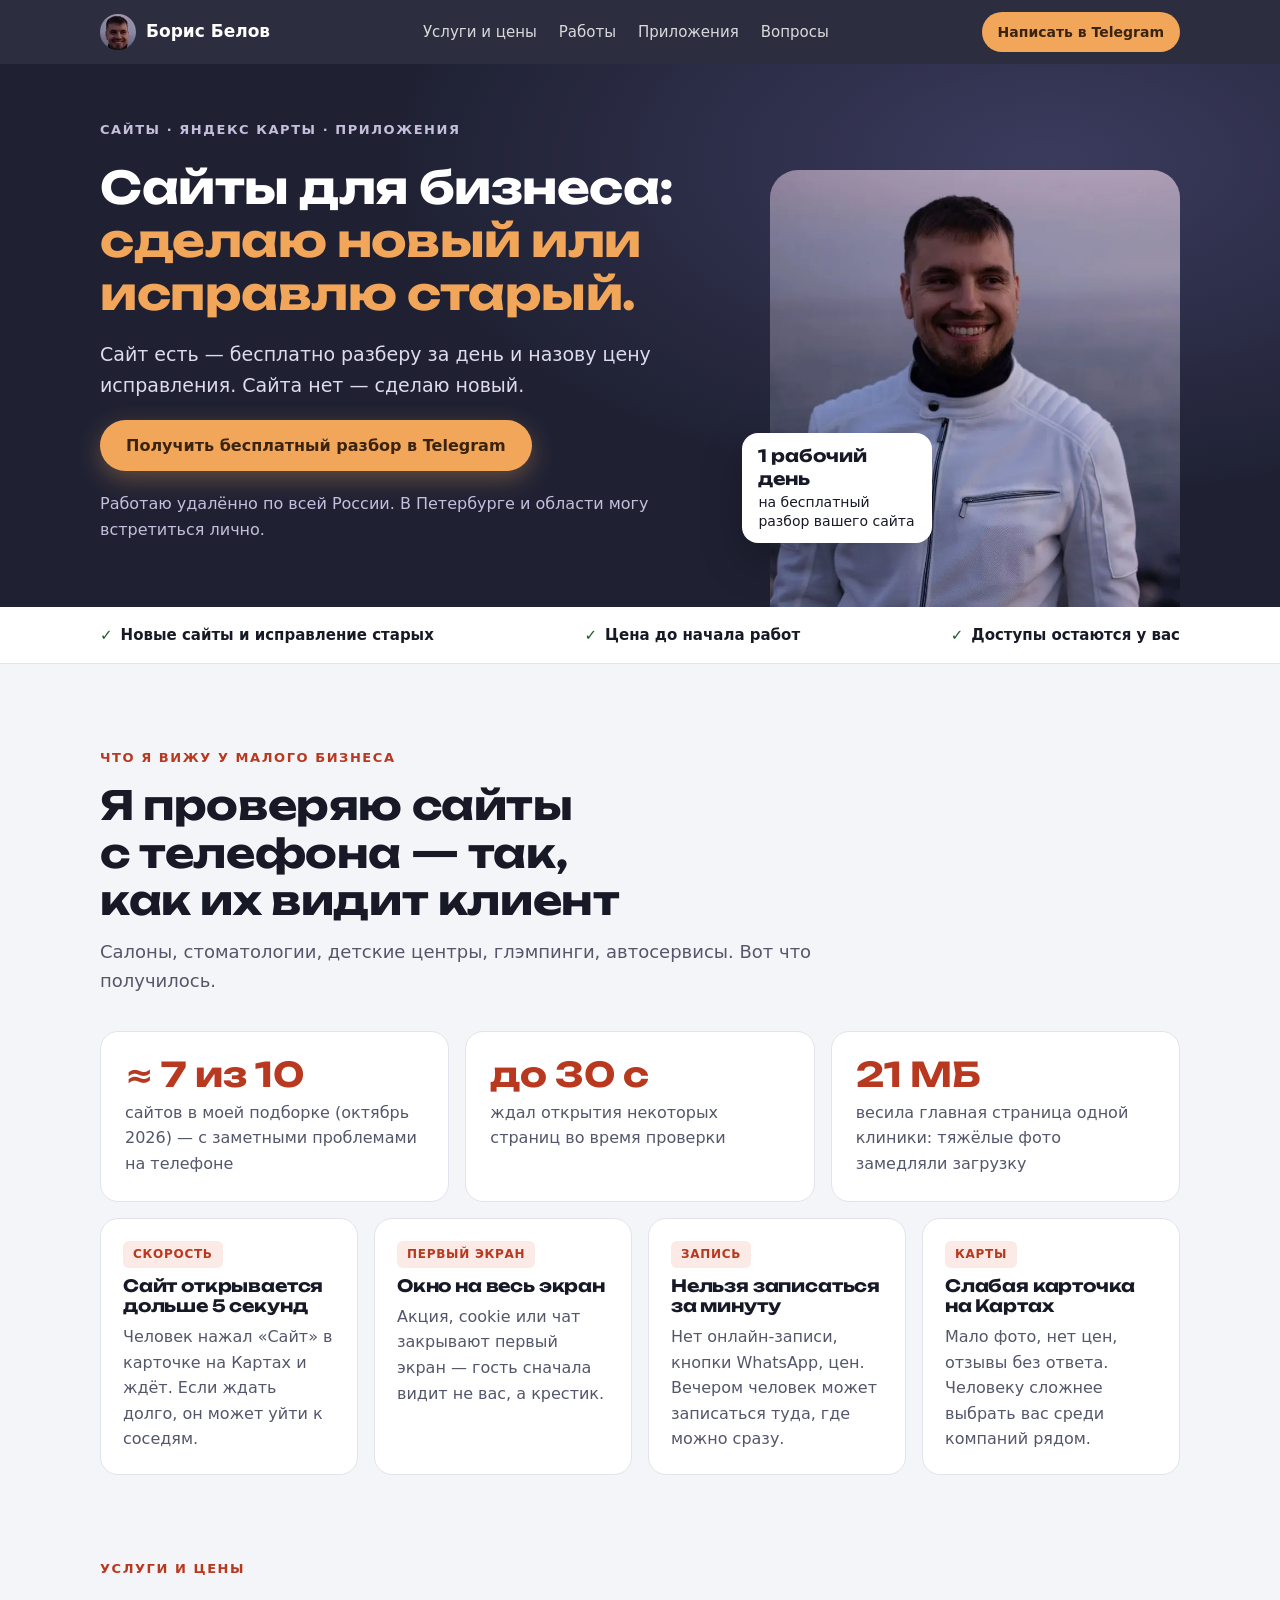
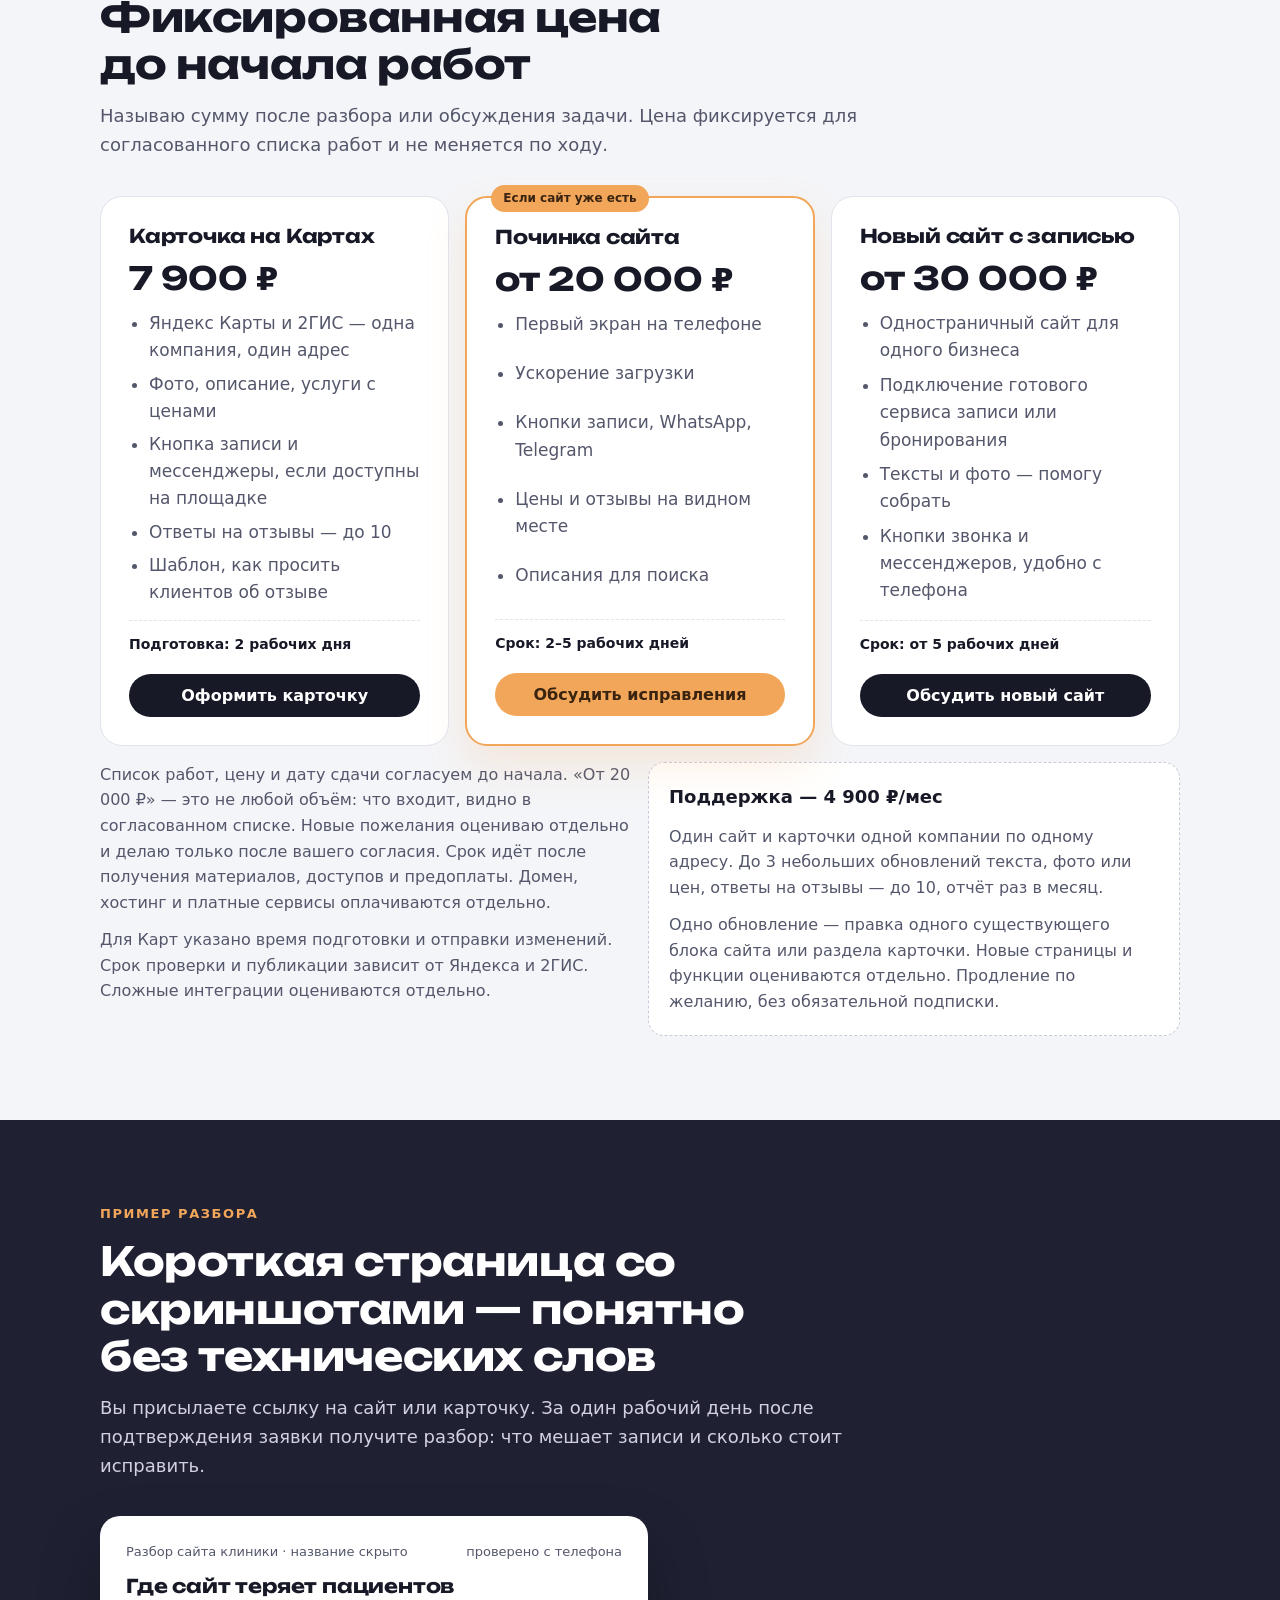
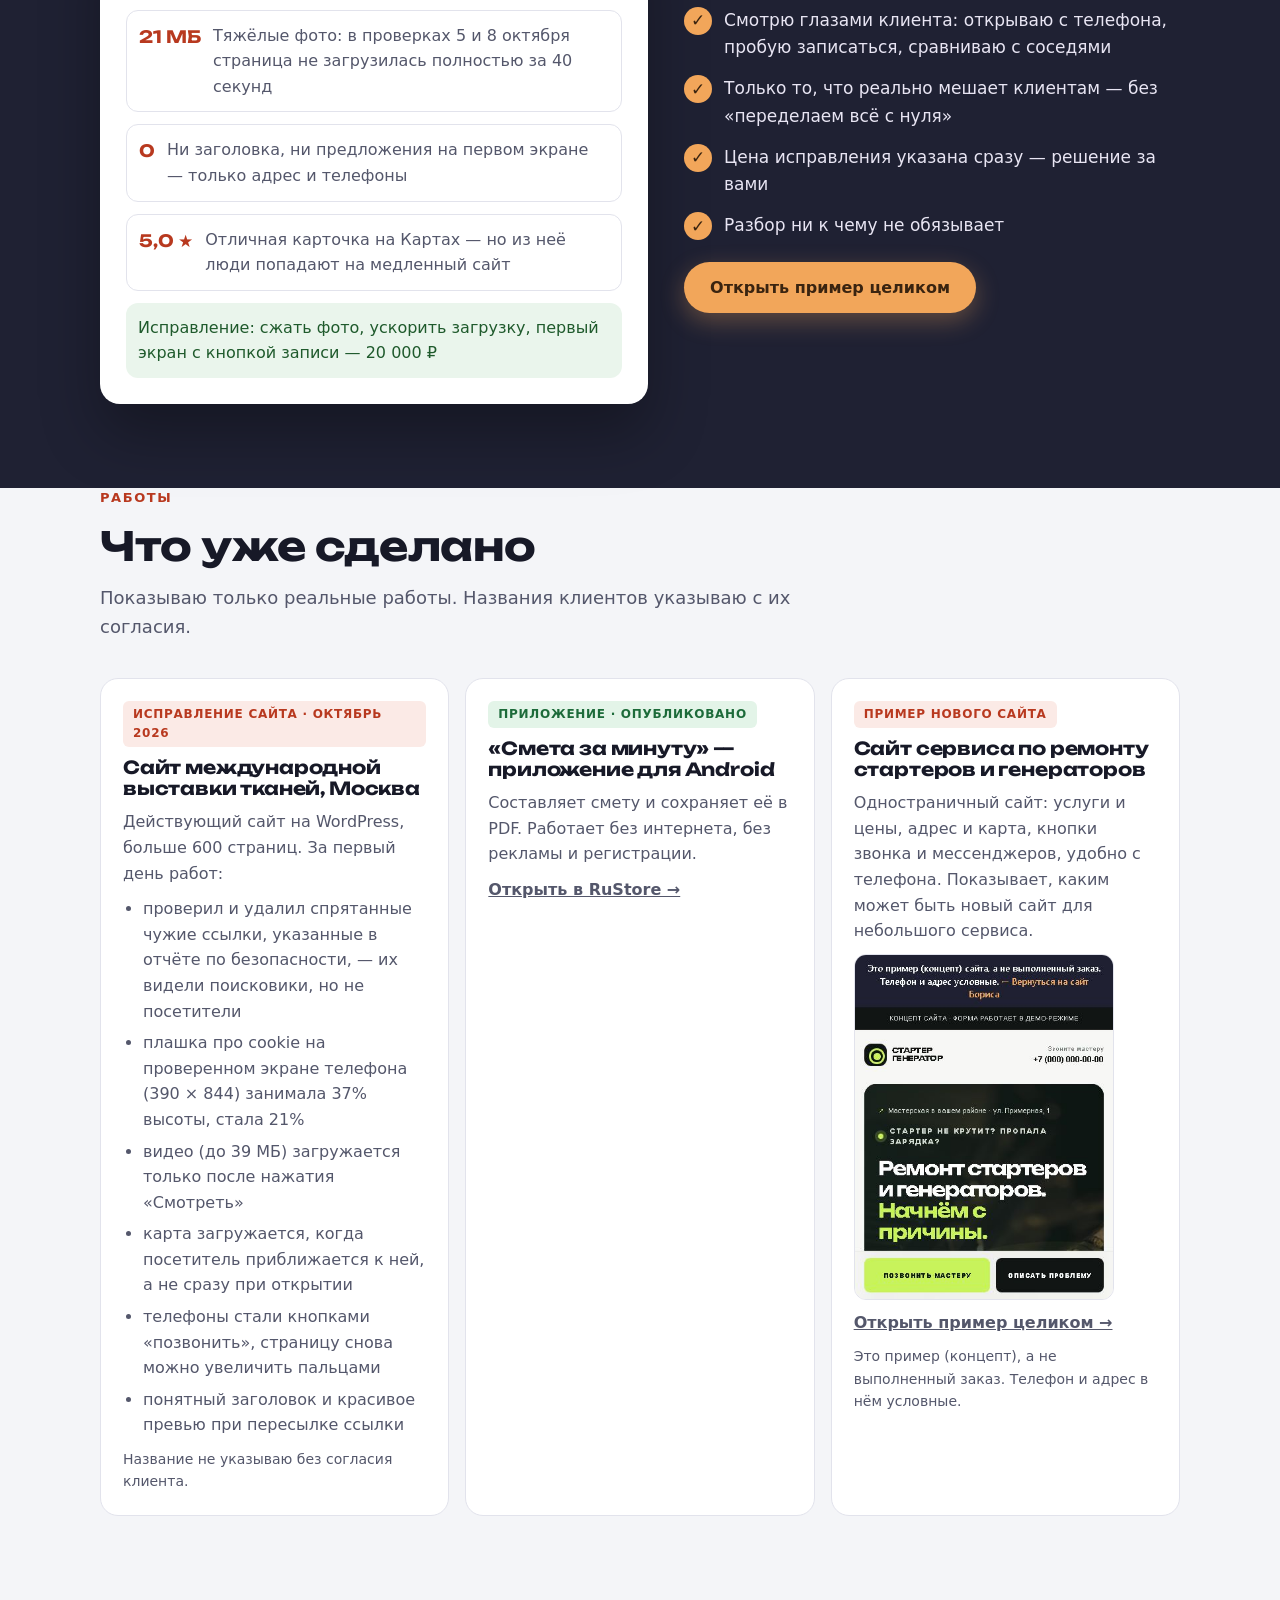
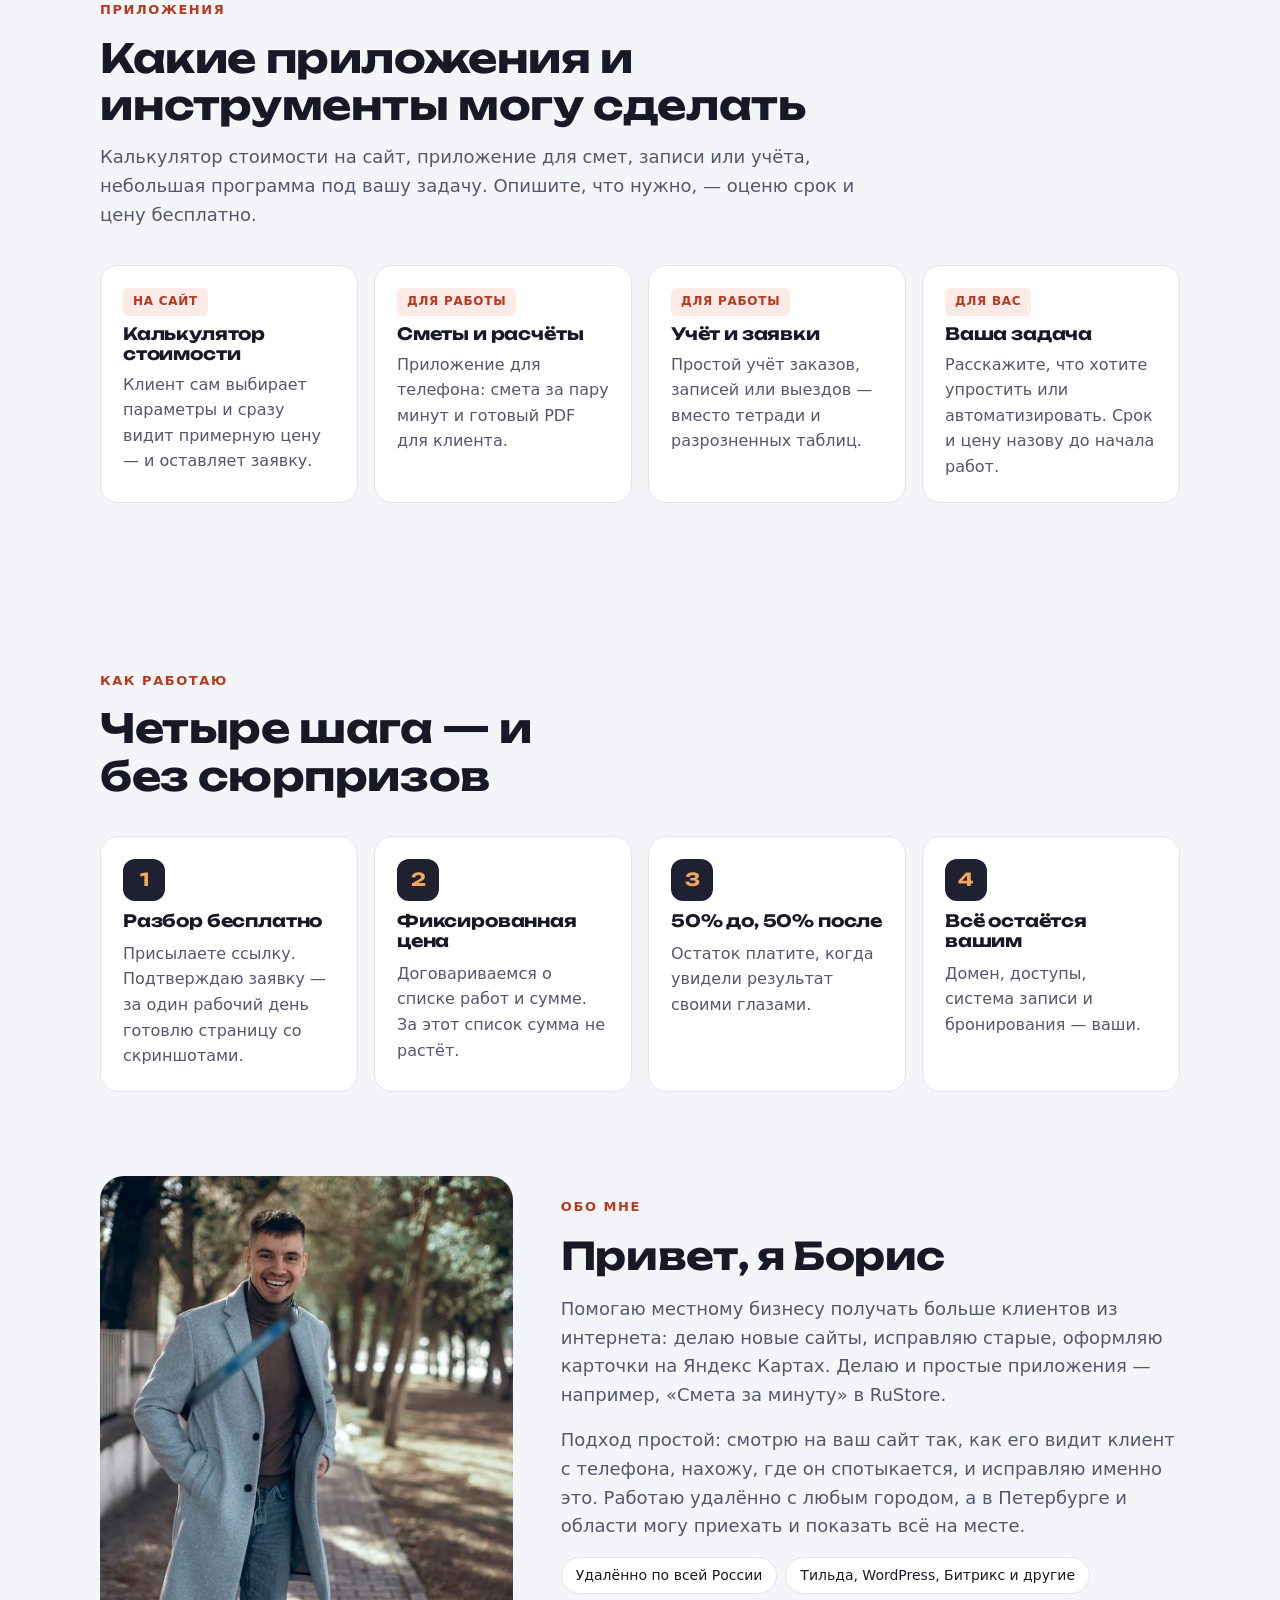
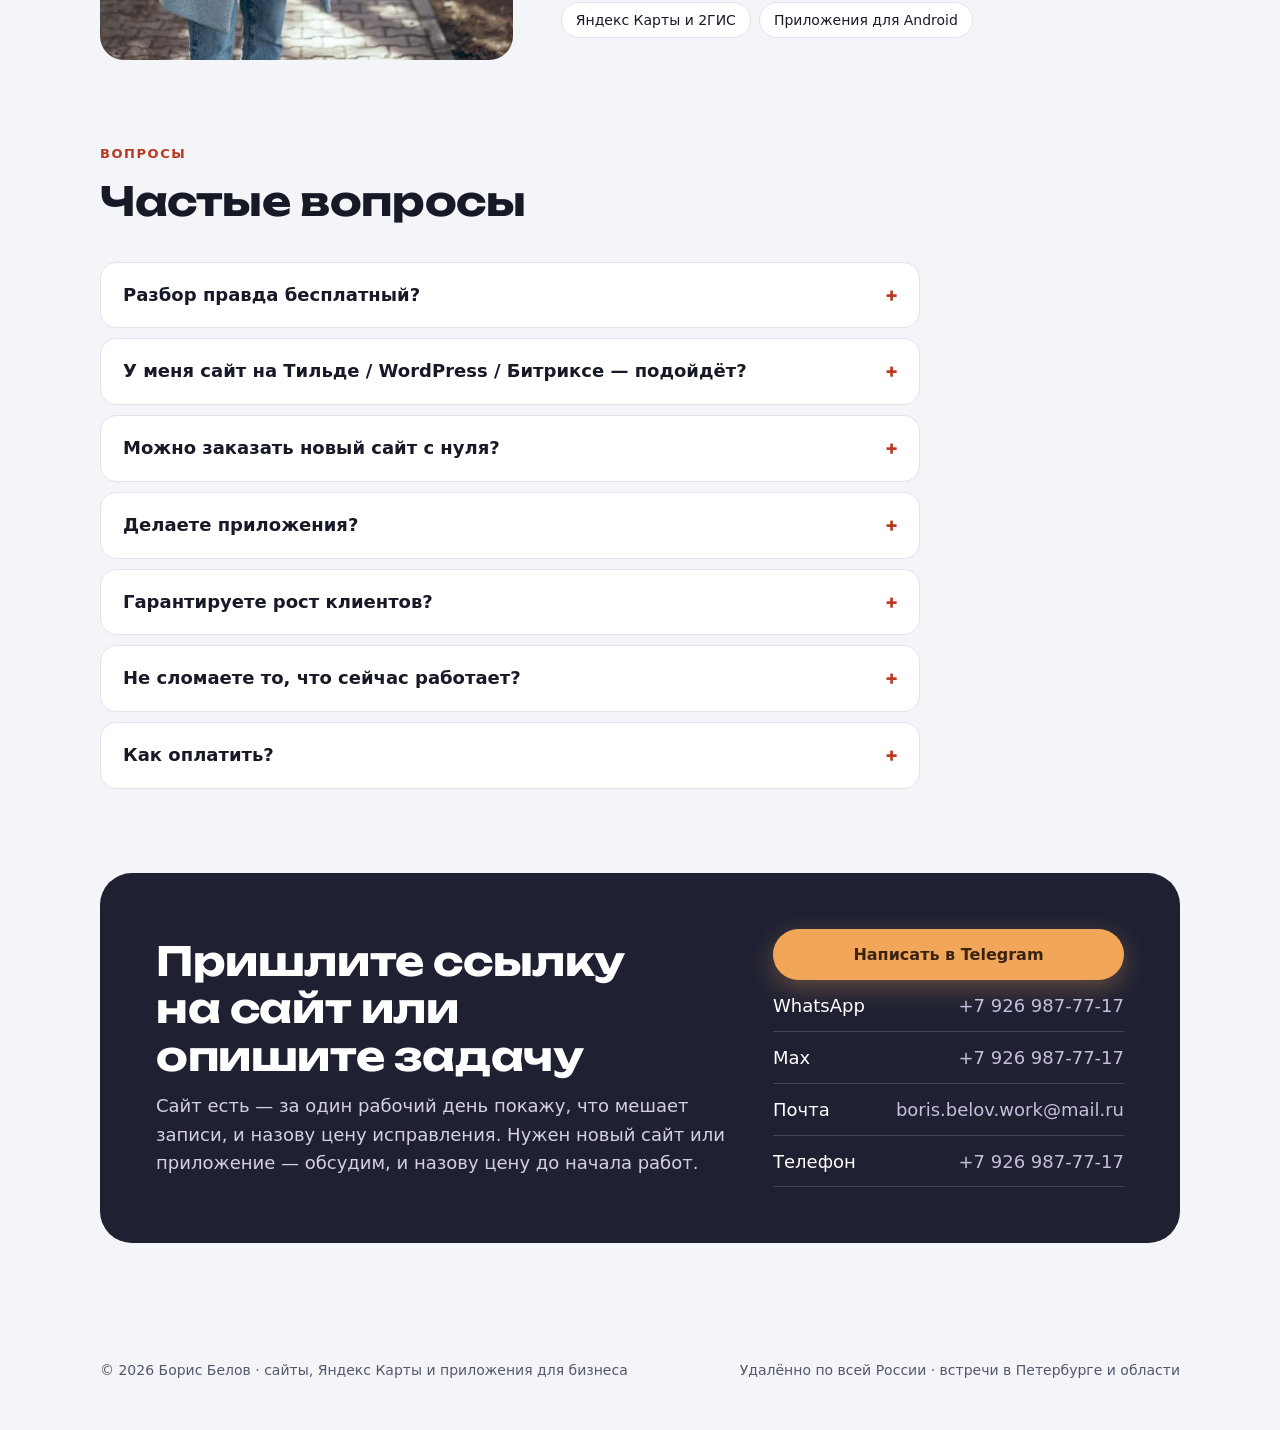
<file: index.html>
<!doctype html>
<html lang="ru">
<head>
<meta charset="utf-8">
<meta name="viewport" content="width=device-width, initial-scale=1, viewport-fit=cover">
<title>Борис Белов — сайты для бизнеса: новые и исправление старых</title>
<meta name="description" content="Делаю новые сайты для бизнеса и исправляю старые. Бесплатно разберу ваш сайт: покажу, где теряются клиенты, и назову фиксированную цену. Также простые приложения и инструменты. Работаю удалённо по всей России.">
<meta property="og:title" content="Борис Белов — делаю и исправляю сайты для бизнеса">
<meta property="og:description" content="Бесплатный разбор сайта за один рабочий день после подтверждения заявки. Исправления за фиксированную цену.">
<link rel="canonical" href="https://borisbelov.ru/">
<meta property="og:url" content="https://borisbelov.ru/">
<meta property="og:image" content="https://borisbelov.ru/assets/og-cover.jpg">
<meta property="og:image:width" content="1200">
<meta property="og:image:height" content="630">
<meta property="og:image:alt" content="Борис Белов — бесплатный разбор сайта">
<meta property="og:type" content="website">
<meta property="og:locale" content="ru_RU">
<meta name="theme-color" content="#1f2133">
<link rel="preload" href="fonts/unbounded-700-cyrillic.woff2" as="font" type="font/woff2" crossorigin>
<link rel="stylesheet" href="styles.css">
<link rel="icon" href="assets/favicon.svg" type="image/svg+xml">
<script type="application/ld+json">{"@context":"https://schema.org","@graph":[{"@type":"Person","@id":"https://borisbelov.ru/#boris-belov","name":"Борис Белов","telephone":"+79269877717","image":"https://borisbelov.ru/img/boris-hero.jpg","url":"https://borisbelov.ru/","sameAs":["https://t.me/Versaliu"]},{"@type":"ProfessionalService","@id":"https://borisbelov.ru/#service","name":"Борис Белов — сайты для бизнеса","founder":{"@id":"https://borisbelov.ru/#boris-belov"},"telephone":"+79269877717","description":"Новые сайты для бизнеса, разбор и исправление сайтов, оформление карточек на Яндекс Картах и в 2ГИС, простые приложения и инструменты.","areaServed":"Россия","email":"boris.belov.work@mail.ru","priceRange":"от 7 900 ₽"}]}</script>
</head>
<body>
<a class="skip" href="#main">Перейти к содержанию</a>

<header class="top">
  <div class="wrap">
    <a class="brand" href="#"><picture><source type="image/webp" srcset="img/boris-avatar.webp"><img src="img/boris-avatar.jpg" alt="" width="36" height="36"></picture>Борис Белов</a>
    <nav aria-label="Основная навигация"><a href="#prices">Услуги и цены</a><a href="#works">Работы</a><a href="#apps">Приложения</a><a href="#faq">Вопросы</a></nav>
    <a class="cta" href="https://t.me/Versaliu" target="_blank" rel="noopener">Написать в Telegram</a>
  </div>
</header>

<main id="main">
<section class="hero">
  <div class="wrap">
    <div class="txt">
      <div class="eyebrow">Сайты · Яндекс Карты · Приложения</div>
      <h1>Сайты для бизнеса: <em>сделаю новый или исправлю старый.</em></h1>
      <p class="sub">Сайт есть — бесплатно разберу за день и назову цену исправления. Сайта нет — сделаю новый.</p>
      <div class="ctas">
        <a class="btn btn-main" href="https://t.me/Versaliu" target="_blank" rel="noopener">Получить бесплатный разбор в Telegram</a>
      </div>
      <div class="me me-mobile">
        <picture><source type="image/webp" srcset="img/boris-face.webp"><img src="img/boris-face.jpg" alt="Борис Белов" width="56" height="56"></picture>
        <span><b>Борис Белов</b>Отвечаю лично, обычно в течение дня</span>
      </div>
      <p class="hero-note">Работаю удалённо по всей России. В Петербурге и области могу встретиться лично.</p>
    </div>
    <div class="photo">
      <picture>
        <source type="image/webp" srcset="img/boris-hero-400.webp 400w, img/boris-hero.webp 750w" sizes="460px">
        <img src="img/boris-hero.jpg" srcset="img/boris-hero-400.jpg 400w, img/boris-hero.jpg 750w" sizes="460px" alt="Борис Белов" width="750" height="799" fetchpriority="high">
      </picture>
      <div class="badge"><b>1 рабочий день</b>на бесплатный разбор вашего сайта</div>
    </div>
  </div>
</section>

<nav class="jump" aria-label="Быстрые переходы"><a href="#prices">Цены</a><a href="#works">Работы</a><a href="#apps">Приложения</a><a href="#contact">Контакты</a></nav>
<div class="promise"><div class="wrap"><span>Новые сайты и исправление старых</span><span>Цена до начала работ</span><span>Доступы остаются у вас</span></div></div>

<section class="s" id="problems">
  <div class="wrap">
    <div class="s-head">
      <div class="eyebrow">Что я вижу у малого бизнеса</div>
      <h2>Я проверяю сайты с телефона — так, как их видит клиент</h2>
      <p>Салоны, стоматологии, детские центры, глэмпинги, автосервисы. Вот что получилось.</p>
    </div>
    <div class="proof">
      <div><b>≈ 7 из 10</b><span>сайтов в моей подборке (октябрь 2026) — с заметными проблемами на телефоне</span></div>
      <div><b>до 30 с</b><span>ждал открытия некоторых страниц во время проверки</span></div>
      <div><b>21 МБ</b><span>весила главная страница одной клиники: тяжёлые фото замедляли загрузку</span></div>
    </div>
    <div class="probs">
      <article class="prob"><span class="tag">Скорость</span><h3>Сайт открывается дольше 5 секунд</h3><p>Человек нажал «Сайт» в карточке на Картах и ждёт. Если ждать долго, он может уйти к соседям.</p></article>
      <article class="prob"><span class="tag">Первый экран</span><h3>Окно на весь экран</h3><p>Акция, cookie или чат закрывают первый экран — гость сначала видит не вас, а крестик.</p></article>
      <article class="prob"><span class="tag">Запись</span><h3>Нельзя записаться за минуту</h3><p>Нет онлайн-записи, кнопки WhatsApp, цен. Вечером человек может записаться туда, где можно сразу.</p></article>
      <article class="prob"><span class="tag">Карты</span><h3>Слабая карточка на Картах</h3><p>Мало фото, нет цен, отзывы без ответа. Человеку сложнее выбрать вас среди компаний рядом.</p></article>
    </div>
  </div>
</section>

<section class="s" id="prices" style="padding-top:0">
  <div class="wrap">
    <div class="s-head">
      <div class="eyebrow">Услуги и цены</div>
      <h2>Фиксированная цена до начала работ</h2>
      <p>Называю сумму после разбора или обсуждения задачи. Цена фиксируется для согласованного списка работ и не меняется по ходу.</p>
    </div>
    <div class="prices">
      <article class="price">
        <h3>Карточка на Картах</h3>
        <div class="sum">7 900 ₽</div>
        <ul><li>Яндекс Карты и 2ГИС — одна компания, один адрес</li><li>Фото, описание, услуги с ценами</li><li>Кнопка записи и мессенджеры, если доступны на площадке</li><li>Ответы на отзывы — до 10</li><li>Шаблон, как просить клиентов об отзыве</li></ul>
        <div class="term">Подготовка: 2 рабочих дня</div>
        <a class="btn btn-card" href="https://t.me/Versaliu" target="_blank" rel="noopener">Оформить карточку</a>
      </article>
      <article class="price hot">
        <span class="pop">Если сайт уже есть</span>
        <h3>Починка сайта</h3>
        <div class="sum">от 20 000 ₽</div>
        <ul><li>Первый экран на телефоне</li><li>Ускорение загрузки</li><li>Кнопки записи, WhatsApp, Telegram</li><li>Цены и отзывы на видном месте</li><li>Описания для поиска</li></ul>
        <div class="term">Срок: 2–5 рабочих дней</div>
        <a class="btn btn-card" href="https://t.me/Versaliu" target="_blank" rel="noopener">Обсудить исправления</a>
      </article>
      <article class="price">
        <h3>Новый сайт с записью</h3>
        <div class="sum">от 30 000 ₽</div>
        <ul><li>Одностраничный сайт для одного бизнеса</li><li>Подключение готового сервиса записи или бронирования</li><li>Тексты и фото — помогу собрать</li><li>Кнопки звонка и мессенджеров, удобно с телефона</li></ul>
        <div class="term">Срок: от 5 рабочих дней</div>
        <a class="btn btn-card" href="https://t.me/Versaliu" target="_blank" rel="noopener">Обсудить новый сайт</a>
      </article>
    </div>
    <div class="price-foot">
      <div class="price-conditions"><p>Список работ, цену и дату сдачи согласуем до начала. «От 20 000 ₽» — это не любой объём: что входит, видно в согласованном списке. Новые пожелания оцениваю отдельно и делаю только после вашего согласия. Срок идёт после получения материалов, доступов и предоплаты. Домен, хостинг и платные сервисы оплачиваются отдельно.</p><p>Для Карт указано время подготовки и отправки изменений. Срок проверки и публикации зависит от Яндекса и 2ГИС. Сложные интеграции оцениваются отдельно.</p></div>
      <div class="support"><b>Поддержка — 4 900 ₽/мес</b><p>Один сайт и карточки одной компании по одному адресу. До 3 небольших обновлений текста, фото или цен, ответы на отзывы — до 10, отчёт раз в месяц.</p><p>Одно обновление — правка одного существующего блока сайта или раздела карточки. Новые страницы и функции оцениваются отдельно. Продление по желанию, без обязательной подписки.</p></div>
    </div>
  </div>
</section>

<section class="s sample" id="example">
  <div class="wrap">
    <div class="s-head">
      <div class="eyebrow">Пример разбора</div>
      <h2>Короткая страница со скриншотами — понятно без технических слов</h2>
      <p>Вы присылаете ссылку на сайт или карточку. За один рабочий день после подтверждения заявки получите разбор: что мешает записи и сколько стоит исправить.</p>
    </div>
    <div class="sample-grid">
      <a class="doc" href="razbor/primer/" style="text-decoration:none" target="_blank" rel="noopener">
        <div class="h"><span>Разбор сайта клиники · название скрыто</span><span>проверено с телефона</span></div>
        <h3>Где сайт теряет пациентов</h3>
        <div class="row"><b>21 МБ</b><span>Тяжёлые фото: в проверках 5 и 8 октября страница не загрузилась полностью за 40 секунд</span></div>
        <div class="row"><b>0</b><span>Ни заголовка, ни предложения на первом экране — только адрес и телефоны</span></div>
        <div class="row"><b>5,0 ★</b><span>Отличная карточка на Картах — но из неё люди попадают на медленный сайт</span></div>
        <div class="fix">Исправление: сжать фото, ускорить загрузку, первый экран с кнопкой записи — 20 000 ₽</div>
      </a>
      <div class="sample-side">
        <ul>
          <li>Смотрю глазами клиента: открываю с телефона, пробую записаться, сравниваю с соседями</li>
          <li>Только то, что реально мешает клиентам — без «переделаем всё с нуля»</li>
          <li>Цена исправления указана сразу — решение за вами</li>
          <li>Разбор ни к чему не обязывает</li>
        </ul>
        <div class="ctas"><a class="btn btn-main" href="razbor/primer/" target="_blank" rel="noopener">Открыть пример целиком</a></div>
      </div>
    </div>
  </div>
</section>

<section class="s" id="works" style="padding-top:0">
  <div class="wrap">
    <div class="s-head">
      <div class="eyebrow">Работы</div>
      <h2>Что уже сделано</h2>
      <p>Показываю только реальные работы. Названия клиентов указываю с их согласия.</p>
    </div>
    <div class="works">
      <article class="work">
        <span class="tag">Исправление сайта · октябрь 2026</span>
        <h3>Сайт международной выставки тканей, Москва</h3>
        <p>Действующий сайт на WordPress, больше 600 страниц. За первый день работ:</p>
        <ul>
          <li>проверил и удалил спрятанные чужие ссылки, указанные в отчёте по безопасности, — их видели поисковики, но не посетители</li>
          <li>плашка про cookie на проверенном экране телефона (390 × 844) занимала 37% высоты, стала 21%</li>
          <li>видео (до 39 МБ) загружается только после нажатия «Смотреть»</li>
          <li>карта загружается, когда посетитель приближается к ней, а не сразу при открытии</li>
          <li>телефоны стали кнопками «позвонить», страницу снова можно увеличить пальцами</li>
          <li>понятный заголовок и красивое превью при пересылке ссылки</li>
        </ul>
        <p class="note">Название не указываю без согласия клиента.</p>
      </article>
      <article class="work">
        <span class="tag ok">Приложение · опубликовано</span>
        <h3>«Смета за минуту» — приложение для Android</h3>
        <p>Составляет смету и сохраняет её в PDF. Работает без интернета, без рекламы и регистрации.</p>
        <p><a class="more" href="https://www.rustore.ru/catalog/app/ru.smetazaminutu.smeta" target="_blank" rel="noopener">Открыть в RuStore →</a></p>
      </article>
      <article class="work">
        <span class="tag">Пример нового сайта</span>
        <h3>Сайт сервиса по ремонту стартеров и генераторов</h3>
        <p>Одностраничный сайт: услуги и цены, адрес и карта, кнопки звонка и мессенджеров, удобно с телефона. Показывает, каким может быть новый сайт для небольшого сервиса.</p>
        <a class="shot" href="primer-sayta/" target="_blank" rel="noopener"><img src="img/primer-sayta-390.jpg" alt="Пример сайта сервиса: первый экран на телефоне" width="390" height="520" loading="lazy" decoding="async"></a>
        <p><a class="more" href="primer-sayta/" target="_blank" rel="noopener">Открыть пример целиком →</a></p>
        <p class="note">Это пример (концепт), а не выполненный заказ. Телефон и адрес в нём условные.</p>
      </article>
    </div>
  </div>
</section>

<section class="s" id="apps" style="padding-top:0">
  <div class="wrap">
    <div class="s-head">
      <div class="eyebrow">Приложения</div>
      <h2>Какие приложения и инструменты могу сделать</h2>
      <p>Калькулятор стоимости на сайт, приложение для смет, записи или учёта, небольшая программа под вашу задачу. Опишите, что нужно, — оценю срок и цену бесплатно.</p>
    </div>
    <div class="probs apps">
      <article class="prob"><span class="tag">На сайт</span><h3>Калькулятор стоимости</h3><p>Клиент сам выбирает параметры и сразу видит примерную цену — и оставляет заявку.</p></article>
      <article class="prob"><span class="tag">Для работы</span><h3>Сметы и расчёты</h3><p>Приложение для телефона: смета за пару минут и готовый PDF для клиента.</p></article>
      <article class="prob"><span class="tag">Для работы</span><h3>Учёт и заявки</h3><p>Простой учёт заказов, записей или выездов — вместо тетради и разрозненных таблиц.</p></article>
      <article class="prob"><span class="tag">Для вас</span><h3>Ваша задача</h3><p>Расскажите, что хотите упростить или автоматизировать. Срок и цену назову до начала работ.</p></article>
    </div>
  </div>
</section>

<section class="s" id="how">
  <div class="wrap">
    <div class="s-head">
      <div class="eyebrow">Как работаю</div>
      <h2>Четыре шага — и без сюрпризов</h2>
    </div>
    <ol class="steps">
      <li><h3>Разбор бесплатно</h3><p>Присылаете ссылку. Подтверждаю заявку — за один рабочий день готовлю страницу со скриншотами.</p></li>
      <li><h3>Фиксированная цена</h3><p>Договариваемся о списке работ и сумме. За этот список сумма не растёт.</p></li>
      <li><h3>50% до, 50% после</h3><p>Остаток платите, когда увидели результат своими глазами.</p></li>
      <li><h3>Всё остаётся вашим</h3><p>Домен, доступы, система записи и бронирования — ваши.</p></li>
    </ol>
  </div>
</section>

<section class="s" style="padding-top:0">
  <div class="wrap about">
    <picture>
      <source type="image/webp" srcset="img/boris-about-400.webp 400w, img/boris-about.webp 640w" sizes="(max-width: 900px) 380px, 440px">
      <img src="img/boris-about.jpg" srcset="img/boris-about-400.jpg 400w, img/boris-about.jpg 640w" sizes="(max-width: 900px) 380px, 440px" alt="Борис Белов" width="640" height="750" loading="lazy" decoding="async">
    </picture>
    <div class="txt">
      <div class="eyebrow" style="color:var(--red)">Обо мне</div>
      <h2>Привет, я Борис</h2>
      <p>Помогаю местному бизнесу получать больше клиентов из интернета: делаю новые сайты, исправляю старые, оформляю карточки на Яндекс Картах. Делаю и простые приложения — например, «Смета за минуту» в RuStore.</p>
      <p>Подход простой: смотрю на ваш сайт так, как его видит клиент с телефона, нахожу, где он спотыкается, и исправляю именно это. Работаю удалённо с любым городом, а в Петербурге и области могу приехать и показать всё на месте.</p>
      <div class="facts"><span>Удалённо по всей России</span><span>Тильда, WordPress, Битрикс и другие</span><span>Яндекс Карты и 2ГИС</span><span>Приложения для Android</span></div>
    </div>
  </div>
</section>

<!-- Отзывы: добавить только после реального отзыва и разрешения клиента.
<section class="s" aria-labelledby="reviews-title"><div class="wrap">
  <h2 id="reviews-title">Отзывы клиентов</h2>
  <blockquote><p>Точный текст отзыва.</p><cite>Имя, компания, ссылка на источник.</cite></blockquote>
</div></section>
-->

<section class="s" id="faq" style="padding-top:0">
  <div class="wrap">
    <div class="s-head"><div class="eyebrow">Вопросы</div><h2>Частые вопросы</h2></div>
    <div class="faq">
      <details><summary>Разбор правда бесплатный?</summary><p>Да. Пришлите ссылку на сайт или карточку. После подтверждения заявки подготовлю разбор за один рабочий день. Он ни к чему не обязывает — можете исправить всё сами или с другим подрядчиком.</p></details>
      <details><summary>У меня сайт на Тильде / WordPress / Битриксе — подойдёт?</summary><p>Пришлите ссылку и название платформы. Сначала проверю возможности и ограничения, затем согласуем работу и доступы.</p></details>
      <details><summary>Можно заказать новый сайт с нуля?</summary><p>Да. Одностраничный сайт для одного бизнеса — от 30 000 ₽: услуги, цены, запись или бронирование, кнопки мессенджеров, удобно с телефона. Если нужно больше страниц, оценю отдельно до начала работ.</p></details>
      <details><summary>Делаете приложения?</summary><p>Да, простые: калькуляторы, сметы, приложения для записи или учёта. Опишите задачу — оценю срок и цену бесплатно. Сложные системы с нуля не беру, чтобы не обещать лишнего.</p></details>
      <details><summary>Гарантируете рост клиентов?</summary><p>Честно — заявки не может гарантировать никто. Я отвечаю за согласованный список работ и сроки. Если подключена аналитика, вместе посмотрим, как изменились действия посетителей.</p></details>
      <details><summary>Не сломаете то, что сейчас работает?</summary><p>Перед изменениями сохраняю копию. Правки показываю до публикации.</p></details>
      <!-- После оформления самозанятости добавить: «Работаю как самозанятый, выдаю чек». -->
      <details><summary>Как оплатить?</summary><p>50% перед началом, 50% после результата.</p></details>
    </div>
  </div>
</section>

<section class="s" style="padding-top:0">
  <div class="wrap">
    <div class="final" id="contact">
      <div>
        <h2>Пришлите ссылку на сайт или опишите задачу</h2>
        <p>Сайт есть — за один рабочий день покажу, что мешает записи, и назову цену исправления. Нужен новый сайт или приложение — обсудим, и назову цену до начала работ.</p>
      </div>
      <div class="contacts">
        <a class="btn btn-main" href="https://t.me/Versaliu" target="_blank" rel="noopener">Написать в Telegram</a>
        <a class="line" href="https://wa.me/79269877717?text=%D0%97%D0%B4%D1%80%D0%B0%D0%B2%D1%81%D1%82%D0%B2%D1%83%D0%B9%D1%82%D0%B5%2C%20%D0%91%D0%BE%D1%80%D0%B8%D1%81!%20%D0%A5%D0%BE%D1%87%D1%83%20%D0%B1%D0%B5%D1%81%D0%BF%D0%BB%D0%B0%D1%82%D0%BD%D1%8B%D0%B9%20%D1%80%D0%B0%D0%B7%D0%B1%D0%BE%D1%80%20%D1%81%D0%B0%D0%B9%D1%82%D0%B0%3A%20" target="_blank" rel="noopener">WhatsApp <span>+7 926 987-77-17</span></a>
        <span class="line">Max <span>+7 926 987-77-17</span></span>
        <a class="line" href="mailto:boris.belov.work@mail.ru">Почта <span>boris.belov.work@mail.ru</span></a>
        <a class="line" href="tel:+79269877717">Телефон <span>+7 926 987-77-17</span></a>
      </div>
    </div>
  </div>
</section>
</main>

<footer><div class="wrap"><span>© 2026 Борис Белов · сайты, Яндекс Карты и приложения для бизнеса</span><span>Удалённо по всей России · встречи в Петербурге и области</span></div></footer>

<div class="mcta">
  <a class="btn btn-main" href="https://t.me/Versaliu" target="_blank" rel="noopener">Бесплатный разбор в Telegram</a>
  <a class="btn btn-light" href="#contact" aria-label="Все контакты: WhatsApp, Max, почта, телефон">Контакты</a>
</div>
<!-- Яндекс Метрика: вставить счётчик после покупки домена. Вместе с ней добавить страницу политики конфиденциальности и ссылку на неё в подвале. -->
</body>
</html>
</file>
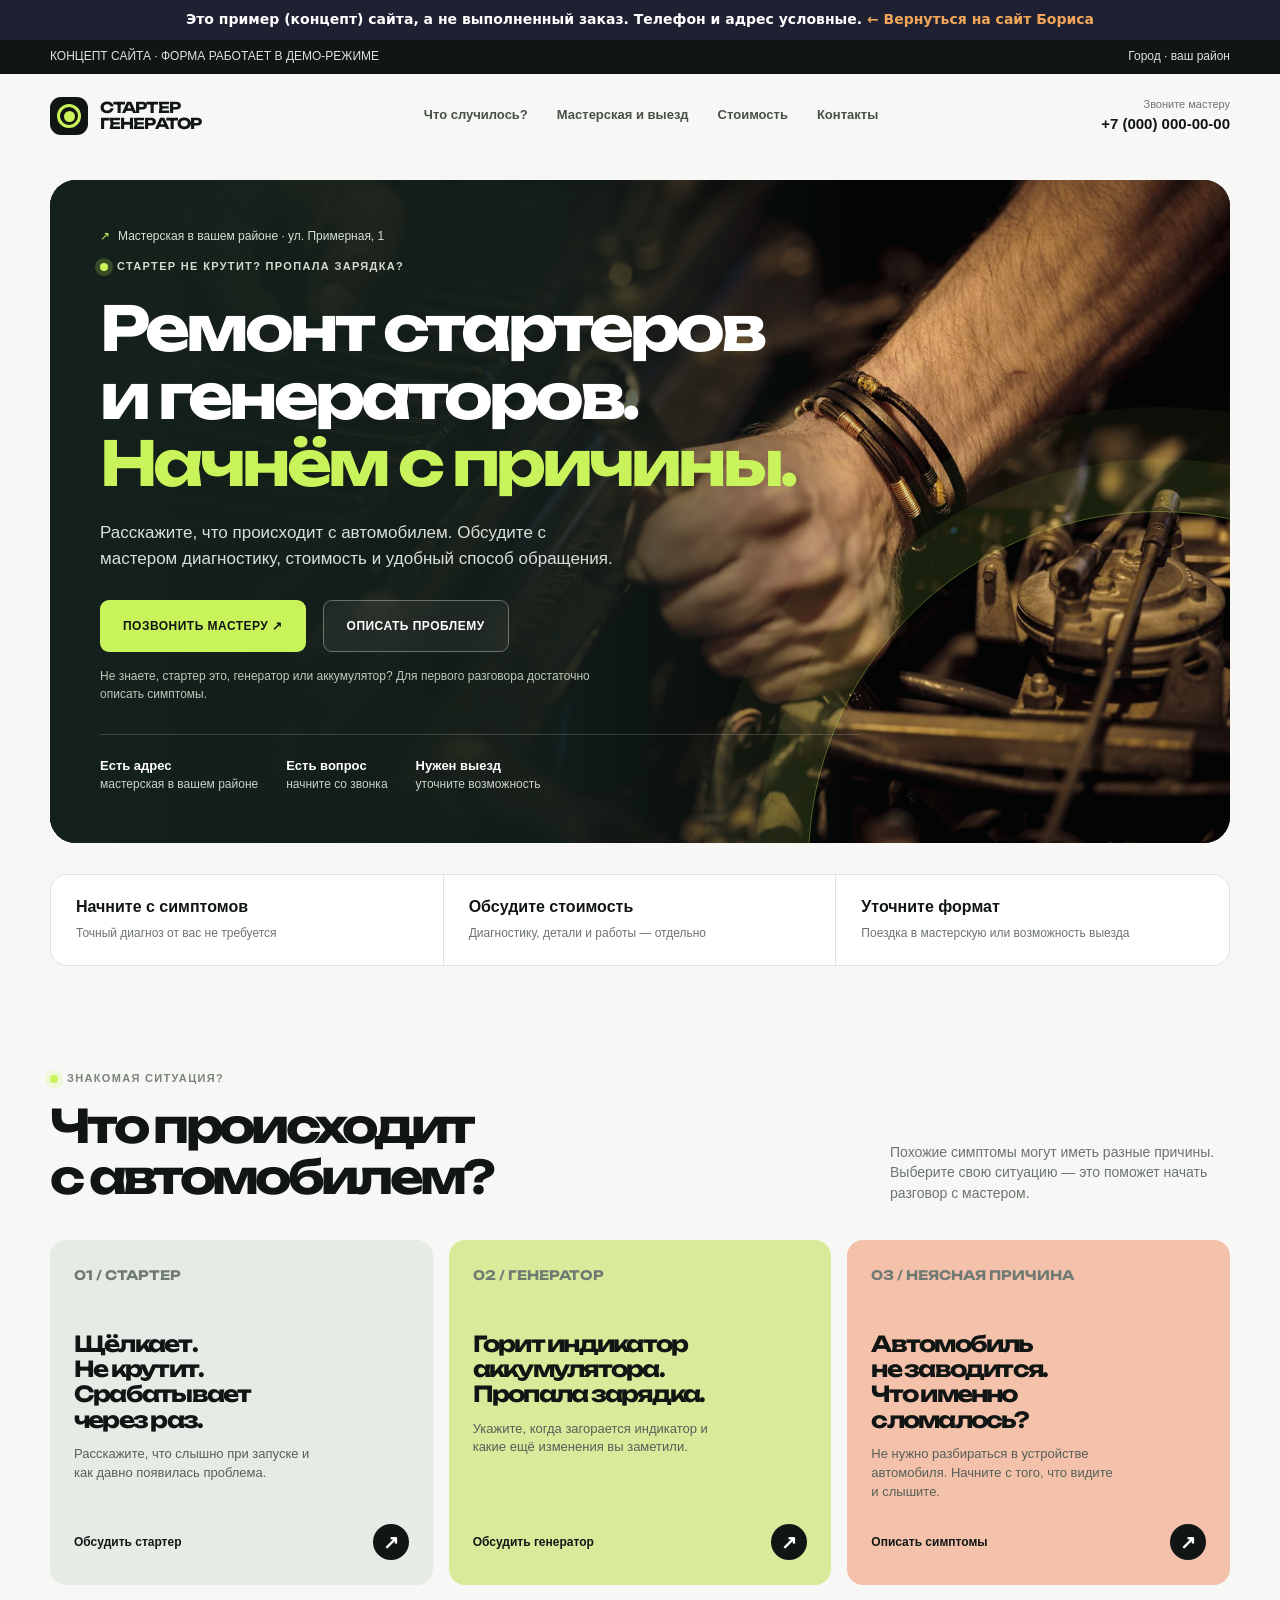
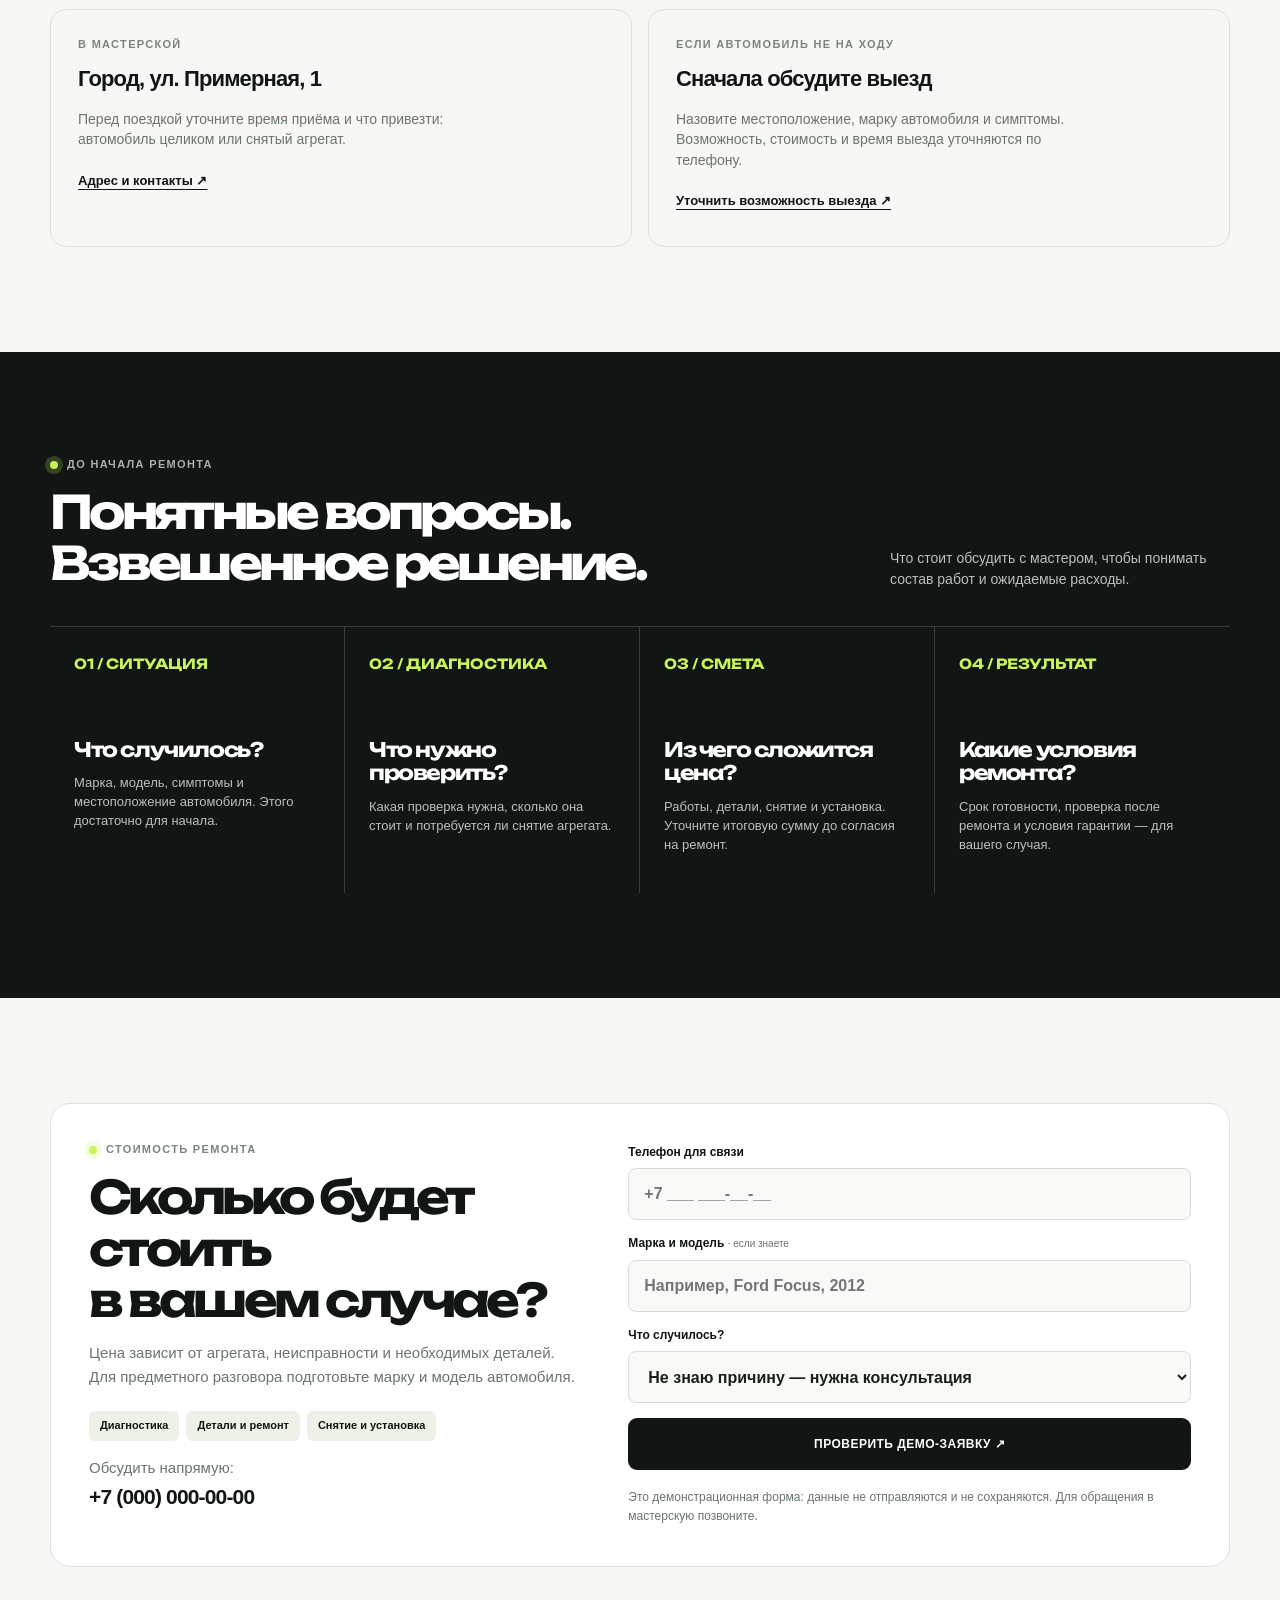
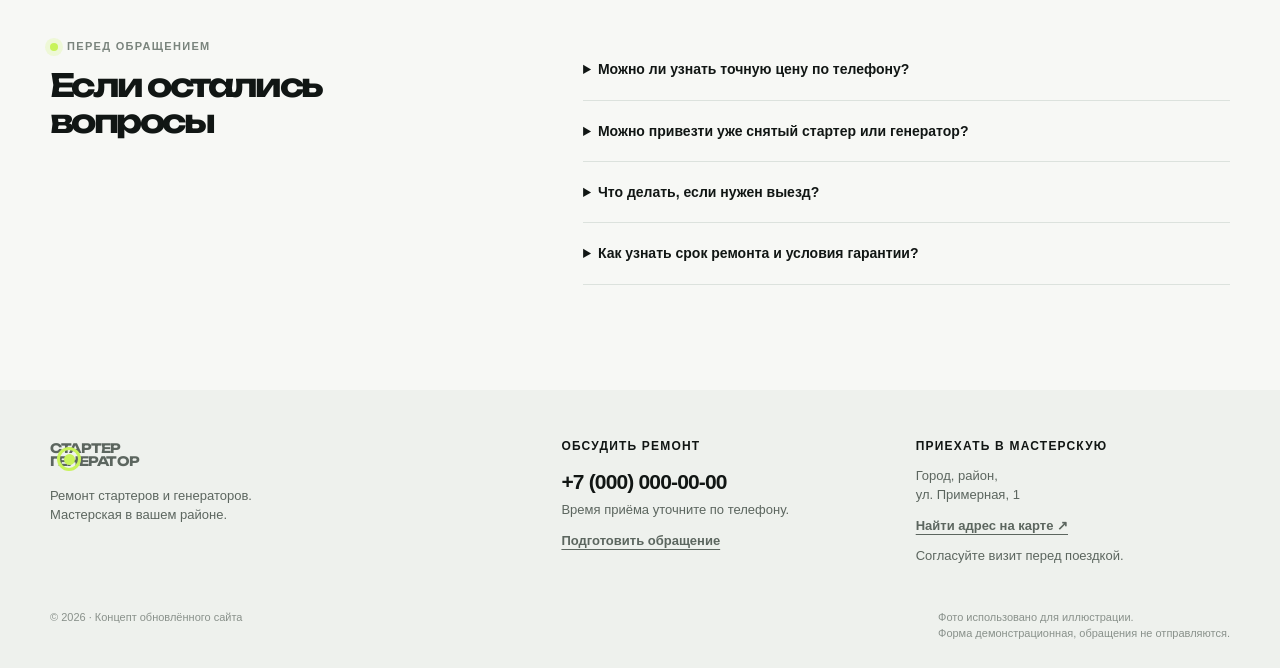
<file: primer-sayta/index.html>
<!doctype html>
<html lang="ru">
<head>
  <meta charset="utf-8" />
  <meta name="viewport" content="width=device-width, initial-scale=1" />
  <meta name="description" content="Ремонт стартеров и генераторов в вашем районе. ул. Примерная, 1. Обсудите неисправность и условия ремонта по телефону +7 (000) 000-00-00." />
  <meta name="robots" content="noindex, nofollow" />
  <title>Пример сайта: ремонт стартеров и генераторов</title>
  <link rel="icon" href="../assets/favicon.svg" type="image/svg+xml" />
<style>@font-face{font-family:"Unbounded";font-weight:500 700;font-display:swap;src:url(../fonts/unbounded-700-cyrillic.woff2) format("woff2");unicode-range:U+0400-045F}@font-face{font-family:"Unbounded";font-weight:500 700;font-display:swap;src:url(../fonts/unbounded-700-latin.woff2) format("woff2");unicode-range:U+0000-00FF}</style>
  <style>
    :root { --ink:#111614; --muted:#6c746f; --line:#dce2dd; --lime:#c8f35a; --paper:#f7f8f5; --white:#fff; --orange:#ff5b2e; }
    * { box-sizing:border-box; }
    html { scroll-behavior:smooth; }
    body { margin:0; color:var(--ink); background:var(--paper); font:500 15px/1.45 Manrope,Arial,sans-serif; }
    a { color:inherit; text-decoration:none; }
    .wrap { width:min(1180px,calc(100% - 40px)); margin:auto; }
    .eyebrow { display:flex; gap:9px; align-items:center; color:#7a847d; font-size:11px; font-weight:800; letter-spacing:.12em; text-transform:uppercase; }
    .eyebrow i { width:8px; height:8px; background:var(--lime); display:block; border-radius:50%; box-shadow:0 0 0 5px #c8f35a33; }
    .topnote { background:var(--ink); color:#dce2dd; font-size:12px; }
    .topnote .wrap { height:38px; display:flex; justify-content:space-between; align-items:center; }
    .topnote strong { color:var(--lime); }
    header { height:84px; display:flex; align-items:center; justify-content:space-between; }
    .brand { display:flex; align-items:center; gap:12px; font:700 15px/1.05 Unbounded,sans-serif; letter-spacing:-.06em; }
    .brand-mark { position:relative; width:38px; height:38px; background:var(--ink); border-radius:11px; overflow:hidden; }
    .brand-mark:before,.brand-mark:after { content:""; position:absolute; border-radius:50%; border:3px solid var(--lime); }
    .brand-mark:before { width:18px;height:18px;left:7px;top:7px; }
    .brand-mark:after { width:5px;height:5px;left:14px;top:14px;background:var(--lime); }
    nav { display:flex; gap:29px; color:#475049; font-size:13px; font-weight:700; }
    nav a:hover { color:#111; }
    .header-phone { text-align:right; font-size:11px; color:var(--muted); }
    .header-phone b { display:block; color:var(--ink); font-size:15px; }
    .hero { padding:22px 0 62px; }
    .hero-box { position:relative; min-height:575px; overflow:hidden; padding:50px; border-radius:26px; background:#14201b; color:#fff; isolation:isolate; }
    .hero-box:before { content:""; position:absolute; inset:0; z-index:-2; background:linear-gradient(90deg,#14201b 4%,#14201bd9 43%,#14201b22 70%),url('img/foto-1800.jpg') center/cover; }
    .hero-box:after { content:""; position:absolute; width:700px; height:700px; right:-280px; bottom:-370px; border:1px solid #c8f35a66; border-radius:50%; box-shadow:0 0 0 52px #c8f35a12,0 0 0 104px #c8f35a0b; z-index:-1; }
    .hero-content { max-width:710px; }
    h1 { margin:20px 0 22px; max-width:710px; font:600 clamp(35px,5.2vw,68px)/1.05 Unbounded,sans-serif; letter-spacing:-.08em; }
    .hero h1 em { color:var(--lime); font-style:normal; }
    .lead { max-width:520px; color:#d9e0da; font-size:17px; line-height:1.55; }
    .hero-actions { display:flex; align-items:center; gap:17px; margin-top:33px; }
    .button { display:inline-flex; align-items:center; justify-content:center; min-height:52px; padding:0 23px; border:0; cursor:pointer; border-radius:9px; font:800 12px Manrope,sans-serif; letter-spacing:.04em; text-transform:uppercase; transition:.2s transform,.2s background; }
    .button:hover { transform:translateY(-2px); }
    .button-primary { background:var(--lime); color:var(--ink); }
    .button-dark { background:var(--ink); color:#fff; }
    .button-ghost { color:#fff; border:1px solid #ffffff55; background:#ffffff0d; }
    .hero-trust { display:flex; gap:20px; margin-top:57px; padding-top:22px; border-top:1px solid #ffffff2b; }
    .hero-trust span { color:#c9d1ca; font-size:12px; }
    .hero-trust b { display:block; color:#fff; font-size:13px; }
    .status-card { position:absolute; right:38px; top:42px; padding:15px 17px; border:1px solid #ffffff33; border-radius:13px; background:#101612a8; backdrop-filter:blur(11px); font-size:12px; }
    .status-card:before { content:""; width:8px; height:8px; display:inline-block; margin-right:8px; border-radius:50%; background:var(--lime); }
    .proof { display:grid; grid-template-columns:1.2fr .9fr .9fr .9fr; margin-top:-31px; position:relative; z-index:2; border:1px solid var(--line); background:#fff; border-radius:17px; overflow:hidden; }
    .proof > div { padding:22px 24px; border-right:1px solid var(--line); }
    .proof > div:last-child { border:0; }
    .proof b { display:block; margin-bottom:3px; font:700 25px/1 Unbounded,sans-serif; letter-spacing:-.09em; }
    .proof span { color:var(--muted); font-size:12px; }
    section { padding:105px 0; }
    .section-head { display:flex; align-items:end; justify-content:space-between; gap:25px; margin-bottom:37px; }
    h2 { max-width:700px; margin:13px 0 0; font:600 clamp(28px,4vw,46px)/1.12 Unbounded,sans-serif; letter-spacing:-.08em; }
    .section-head p { max-width:340px; margin:0; color:var(--muted); font-size:14px; }
    .services { display:grid; grid-template-columns:repeat(3,1fr); gap:16px; }
    .service { min-height:292px; padding:24px; position:relative; overflow:hidden; border-radius:16px; background:#e6ebe5; }
    .service:nth-child(2) { background:#d9eb9b; }
    .service:nth-child(3) { background:#f4c1ab; }
    .service .number { color:#6e7a72; font:700 13px Unbounded,sans-serif; }
    .service h3 { margin:70px 0 9px; max-width:250px; font:600 23px/1.15 Unbounded,sans-serif; letter-spacing:-.08em; }
    .service p { max-width:250px; color:#566058; font-size:13px; }
    .arrow { position:absolute; width:41px; height:41px; right:20px; bottom:20px; display:grid; place-items:center; border-radius:50%; background:var(--ink); color:#fff; font-size:20px; }
    .steps-bg { background:var(--ink); color:#fff; }
    .steps-bg .eyebrow { color:#a7b0a9; }
    .steps-bg .section-head p { color:#b8c0ba; }
    .steps { display:grid; grid-template-columns:repeat(4,1fr); gap:0; border-top:1px solid #ffffff29; }
    .step { min-height:235px; padding:26px 24px; border-right:1px solid #ffffff29; }
    .step:last-child { border-right:0; }
    .step .n { color:var(--lime); font:600 14px Unbounded,sans-serif; }
    .step h3 { margin:63px 0 9px; font:600 20px/1.18 Unbounded,sans-serif; letter-spacing:-.07em; }
    .step p { color:#b9c1ba; font-size:13px; }
    .quote { padding:38px; border-radius:20px; background:#fff; border:1px solid var(--line); }
    .quote-grid { display:grid; grid-template-columns:1fr 1.15fr; gap:50px; align-items:center; }
    .quote h2 { margin-top:13px; }
    .quote form { display:grid; grid-template-columns:1fr 1fr; gap:10px; }
    input,select { width:100%; height:52px; padding:0 15px; border:1px solid #d5ddd6; border-radius:8px; outline:none; background:#f9faf8; color:#172019; font:600 13px Manrope,sans-serif; }
    input:focus,select:focus { border-color:#8bb52b; box-shadow:0 0 0 3px #c8f35a44; }
    .wide { grid-column:1/-1; }
    .legal { grid-column:1/-1; margin:3px 0 0; color:#79837b; font-size:10px; }
    footer { padding:48px 0 26px; background:#eef1ed; }
    .footer-grid { display:grid; grid-template-columns:1.5fr 1fr 1fr; gap:40px; }
    .footer-grid h4 { margin:0 0 12px; font-size:12px; text-transform:uppercase; letter-spacing:.1em; }
    .footer-grid p,.footer-grid a { display:block; margin:4px 0; color:#5c665f; font-size:13px; }
    .footer-bottom { display:flex; justify-content:space-between; padding-top:40px; color:#89918b; font-size:11px; }
    .modal { position:fixed; inset:0; display:none; place-items:center; z-index:10; padding:20px; background:#0c120eee; }
    .modal.open { display:grid; }
    .modal-box { width:min(490px,100%); padding:32px; position:relative; border-radius:18px; background:#fff; }
    .modal-box h3 { margin:12px 0 7px; font:600 26px/1.15 Unbounded,sans-serif; letter-spacing:-.07em; }
    .modal-box p { margin:0 0 22px; color:var(--muted); }
    .modal-box form { display:grid; gap:10px; }
    .close { position:absolute; right:18px; top:15px; border:0; background:transparent; cursor:pointer; font-size:26px; }
    .success { display:none; padding:17px; border-radius:8px; background:#e0f7a5; font-weight:700; }
    @media(max-width:800px) { nav { display:none; } .header-phone { display:none; } .hero-box { min-height:580px;padding:33px 25px; } .status-card { position:static; display:inline-block; margin-top:5px; } .hero-trust { gap:12px; flex-wrap:wrap; margin-top:39px; } .proof { grid-template-columns:1fr 1fr;margin-top:-15px; } .proof>div { border-bottom:1px solid var(--line); } .proof>div:nth-child(2) { border-right:0; } .proof>div:nth-last-child(-n+2){border-bottom:0;} .section-head,.quote-grid { display:block; } .section-head p { margin-top:18px; } .services,.steps { grid-template-columns:1fr; } .step { min-height:170px;border-right:0;border-bottom:1px solid #ffffff29; } .step h3 { margin-top:32px; } .quote form { margin-top:27px; } .footer-grid { grid-template-columns:1fr;gap:25px; } }
    a:focus-visible,button:focus-visible,summary:focus-visible { outline:3px solid #7c9c27;outline-offset:5px; }
    [id] { scroll-margin-top:24px; }
    .skip-link { position:fixed;left:16px;top:-80px;z-index:30;background:var(--lime);padding:12px 18px;border-radius:8px; }
    .skip-link:focus { top:12px; }
    .topnote .wrap { height:auto;min-height:34px;gap:12px;padding-top:7px;padding-bottom:7px; }
    .hero-box { padding-top:44px; }
    .hero-content { max-width:760px; }
    h1 { font-size:clamp(35px,4.8vw,62px);line-height:1.1;letter-spacing:-.065em;max-width:740px; }
    .hero .eyebrow { color:#d2dccf; }
    .hero-location { display:inline-flex;align-items:center;gap:8px;color:#d5e1d6;font-size:12px;margin:0 0 14px; }
    .hero-location::before { content:'↗';color:var(--lime); }
    .hero-actions { flex-wrap:wrap;margin-top:28px; }
    .hero-trust { margin-top:31px;gap:28px; }
    .hero-trust b { font-weight:700; }
    .hero-note { color:#bac9bb;font-size:12px;max-width:490px;margin:16px 0 0; }
    .proof { grid-template-columns:repeat(3,1fr); }
    .proof b { font:800 16px/1.3 Manrope,sans-serif;letter-spacing:0; }
    .proof > div { padding:22px 25px; }
    .service { padding-bottom:84px; }
    .service h3 { margin-top:45px;font-size:22px; }
    .service p { margin-bottom:0; }
    .service-link { position:absolute;bottom:22px;left:24px;right:24px;display:flex;justify-content:space-between;align-items:center;font-weight:800;font-size:12px;min-height:42px;gap:12px; }
    .service-link span:last-child { display:grid;place-items:center;width:36px;height:36px;border-radius:50%;background:var(--ink);color:#fff;flex-shrink:0;font-size:19px; }
    .visit-grid { display:grid;grid-template-columns:1fr 1fr;gap:16px;margin-top:24px; }
    .visit-card { padding:27px;border:1px solid var(--line);border-radius:16px; }
    .visit-card h3 { margin:10px 0;font-size:22px;letter-spacing:-.04em; }
    .visit-card p { color:var(--muted);max-width:430px;font-size:14px; }
    .text-link { display:inline-block;text-decoration:underline;text-underline-offset:4px;font-size:13px;font-weight:800;padding:8px 0; }
    .quote p { color:var(--muted);line-height:1.6; }
    .price-factors { display:flex;gap:7px;flex-wrap:wrap;margin-top:22px; }
    .price-factors span { padding:7px 11px;border-radius:6px;background:#edf1e8;font-size:11px;font-weight:700; }
    .quote form { gap:15px; }
    label { display:block;font-size:12px;font-weight:800; }
    label input,label select { margin-top:7px; }
    input,select { font-size:16px; }
    label small { font-weight:500;color:var(--muted); }
    .legal { font-size:12px;line-height:1.5; }
    .form-result { padding:16px;border:1px solid #acc873;border-radius:9px;background:#f0f8df; }
    .form-result[hidden] { display:none; }
    .form-result p { margin:0 0 9px;font-size:13px; }
    .faq { display:grid;grid-template-columns:.85fr 1.15fr;gap:55px;margin-top:72px; }
    .faq h2 { font-size:32px; }
    details { border-bottom:1px solid var(--line); }
    summary { cursor:pointer;padding:20px 0;font-weight:800;font-size:14px; }
    details p { color:var(--muted);font-size:14px;margin:0 0 22px;line-height:1.7; }
    .contact-phone { font-size:21px!important;color:var(--ink)!important;font-weight:800;letter-spacing:-.04em; }
    .footer-bottom { gap:20px;align-items:start; }
    .mobile-cta { display:none; }
    @media(max-width:800px) {
      .header-phone { display:block; }.header-phone b { font-size:14px; }
      .hero-box { min-height:0; }.hero-box:before { background:linear-gradient(90deg,#14201bf0,#14201ba8),url('img/foto-1000.jpg') center/cover; }
      .hero-trust { gap:16px 24px;margin-top:29px; }.hero-trust span { flex:1;min-width:120px; }
      .proof { grid-template-columns:repeat(3,1fr); }.proof>div { border-bottom:0;padding:19px 16px; }.proof>div:nth-child(2) { border-right:1px solid var(--line); }
      .proof b { font-size:14px; }.proof span { font-size:11px; }
      section { padding:70px 0; }.service h3 { max-width:100%; }.service p { max-width:85%; }
      .quote form { margin-top:30px; }.faq { grid-template-columns:1fr;gap:24px;margin-top:55px; }
      .quote h2 { max-width:590px; }.step { min-height:0;padding:25px 0; }.step h3 { margin-top:15px; }
      .footer-grid { grid-template-columns:1fr 1fr; }.footer-grid>div:first-child { grid-column:1/-1; }
    }
    @media(max-width:540px) {
      body { padding-bottom:82px; }.wrap { width:calc(100% - 28px); }
      .topnote { font-size:10px; }.topnote .wrap { justify-content:center; }.topnote .wrap span:last-child { display:none; }
      header { height:76px; }.brand { font-size:11px;gap:8px; }.brand-mark { width:34px;height:34px; }.header-phone { font-size:10px; }.header-phone b { font-size:12px; }
      .hero { padding-top:6px;padding-bottom:30px; }.hero-box { padding:28px 21px;border-radius:18px; }.hero-location { font-size:11px; }
      h1 { font-size:clamp(29px,7.5vw,40px);letter-spacing:-.06em;margin:16px 0 20px; }.lead { font-size:15px; }
      .hero-actions { gap:10px;margin-top:23px; }.hero-actions .button { width:100%; }.hero-trust { margin-top:24px;padding-top:18px; }
      .hero-trust span { min-width:100%;font-size:11px; }.hero-trust b { display:inline;margin-right:5px;font-size:12px; }
      .proof { margin-top:0;grid-template-columns:1fr; }.proof>div,.proof>div:nth-child(2) { padding:14px 18px;border-right:0;border-bottom:1px solid var(--line); }.proof>div:nth-last-child(2) { border-bottom:1px solid var(--line); }.proof>div:last-child { border:0; }.proof span { font-size:12px; }
      section { padding:54px 0; }h2 { font-size:29px; }.section-head { margin-bottom:26px; }.service { min-height:275px; }.service h3 { margin-top:31px; }
      .visit-grid { grid-template-columns:1fr; }.visit-card { padding:23px; }.quote { padding:24px 20px; }.quote form { grid-template-columns:1fr; }.faq h2 { font-size:28px; }
      .footer-grid { grid-template-columns:1fr; }.footer-bottom { display:block;padding-top:28px; }.footer-bottom span { display:block;margin-top:9px; }
      .mobile-cta { display:flex;position:fixed;bottom:0;left:0;right:0;z-index:9;gap:9px;padding:10px 14px calc(10px + env(safe-area-inset-bottom));background:#f7f8f5f5;backdrop-filter:blur(12px);border-top:1px solid var(--line); }.mobile-cta .button { min-width:0;padding:0 13px;font-size:10px;flex:1; }.mobile-cta .button:first-child { flex:1.2; }
    }
    @media(prefers-reduced-motion:reduce) { html { scroll-behavior:auto; }.button { transition:none; }.button:hover { transform:none; } }
  </style>
</head>
<body><div style="position:sticky;top:0;z-index:9999;background:#1f2133;color:#fff;font:600 14px/1.4 system-ui,sans-serif;padding:10px 16px;text-align:center">Это пример (концепт) сайта, а не выполненный заказ. Телефон и адрес условные. <a href="../#works" style="color:#f2a65a">← Вернуться на сайт Бориса</a></div>
  <a class="skip-link" href="#top">Перейти к содержанию</a>
  <div class="topnote"><div class="wrap"><span>КОНЦЕПТ САЙТА · ФОРМА РАБОТАЕТ В ДЕМО-РЕЖИМЕ</span><span>Город · ваш район</span></div></div>
  <div class="wrap"><header>
    <a class="brand" href="#top"><span class="brand-mark"></span><span>СТАРТЕР<br>ГЕНЕРАТОР</span></a>
    <nav aria-label="Основная навигация"><a href="#services">Что случилось?</a><a href="#visit">Мастерская и выезд</a><a href="#prices">Стоимость</a><a href="#contacts">Контакты</a></nav>
    <a class="header-phone" href="#demo">Звоните мастеру<b>+7 (000) 000-00-00</b></a>
  </header></div>
  <main id="top">
    <div class="wrap hero"><div class="hero-box">
      <div class="hero-content">
        <a class="hero-location" href="#contacts">Мастерская в вашем районе · ул. Примерная, 1</a>
        <div class="eyebrow"><i></i> Стартер не крутит? Пропала зарядка?</div>
        <h1>Ремонт стартеров<br>и генераторов.<br><em>Начнём с причины.</em></h1>
        <p class="lead">Расскажите, что происходит с автомобилем. Обсудите с мастером диагностику, стоимость и удобный способ обращения.</p>
        <div class="hero-actions"><a class="button button-primary" href="#demo">Позвонить мастеру ↗</a><a class="button button-ghost" href="#prices">Описать проблему</a></div>
        <p class="hero-note">Не знаете, стартер это, генератор или аккумулятор? Для первого разговора достаточно описать симптомы.</p>
        <div class="hero-trust"><span><b>Есть адрес</b> мастерская в вашем районе</span><span><b>Есть вопрос</b> начните со звонка</span><span><b>Нужен выезд</b> уточните возможность</span></div>
      </div>
    </div></div>
    <div class="wrap"><div class="proof"><div><b>Начните с симптомов</b><span>Точный диагноз от вас не требуется</span></div><div><b>Обсудите стоимость</b><span>Диагностику, детали и работы — отдельно</span></div><div><b>Уточните формат</b><span>Поездка в мастерскую или возможность выезда</span></div></div></div>
    <section id="services"><div class="wrap"><div class="section-head"><div><div class="eyebrow"><i></i> Знакомая ситуация?</div><h2>Что происходит<br>с автомобилем?</h2></div><p>Похожие симптомы могут иметь разные причины. Выберите свою ситуацию — это поможет начать разговор с мастером.</p></div><div class="services">
      <article class="service"><span class="number">01 / СТАРТЕР</span><h3>Щёлкает.<br>Не крутит.<br>Срабатывает через раз.</h3><p>Расскажите, что слышно при запуске и как давно появилась проблема.</p><a class="service-link" href="#prices" data-issue="starter"><span>Обсудить стартер</span><span aria-hidden="true">↗</span></a></article>
      <article class="service"><span class="number">02 / ГЕНЕРАТОР</span><h3>Горит индикатор аккумулятора.<br>Пропала зарядка.</h3><p>Укажите, когда загорается индикатор и какие ещё изменения вы заметили.</p><a class="service-link" href="#prices" data-issue="generator"><span>Обсудить генератор</span><span aria-hidden="true">↗</span></a></article>
      <article class="service"><span class="number">03 / НЕЯСНАЯ ПРИЧИНА</span><h3>Автомобиль<br>не заводится.<br>Что именно сломалось?</h3><p>Не нужно разбираться в устройстве автомобиля. Начните с того, что видите и слышите.</p><a class="service-link" href="#prices" data-issue="unknown"><span>Описать симптомы</span><span aria-hidden="true">↗</span></a></article>
    </div><div class="visit-grid" id="visit">
      <article class="visit-card"><div class="eyebrow">В мастерской</div><h3>Город, ул. Примерная, 1</h3><p>Перед поездкой уточните время приёма и что привезти: автомобиль целиком или снятый агрегат.</p><a class="text-link" href="#contacts">Адрес и контакты ↗</a></article>
      <article class="visit-card"><div class="eyebrow">Если автомобиль не на ходу</div><h3>Сначала обсудите выезд</h3><p>Назовите местоположение, марку автомобиля и симптомы. Возможность, стоимость и время выезда уточняются по телефону.</p><a class="text-link" href="#demo">Уточнить возможность выезда ↗</a></article>
    </div></div></section>
    <section class="steps-bg" id="process"><div class="wrap"><div class="section-head"><div><div class="eyebrow"><i></i> До начала ремонта</div><h2>Понятные вопросы.<br>Взвешенное решение.</h2></div><p>Что стоит обсудить с мастером, чтобы понимать состав работ и ожидаемые расходы.</p></div><div class="steps">
      <div class="step"><span class="n">01 / СИТУАЦИЯ</span><h3>Что случилось?</h3><p>Марка, модель, симптомы и местоположение автомобиля. Этого достаточно для начала.</p></div>
      <div class="step"><span class="n">02 / ДИАГНОСТИКА</span><h3>Что нужно проверить?</h3><p>Какая проверка нужна, сколько она стоит и потребуется ли снятие агрегата.</p></div>
      <div class="step"><span class="n">03 / СМЕТА</span><h3>Из чего сложится цена?</h3><p>Работы, детали, снятие и установка. Уточните итоговую сумму до согласия на ремонт.</p></div>
      <div class="step"><span class="n">04 / РЕЗУЛЬТАТ</span><h3>Какие условия ремонта?</h3><p>Срок готовности, проверка после ремонта и условия гарантии — для вашего случая.</p></div>
    </div></div></section>
    <section id="prices"><div class="wrap"><div class="quote"><div class="quote-grid"><div><div class="eyebrow"><i></i> Стоимость ремонта</div><h2>Сколько будет стоить<br>в вашем случае?</h2><p>Цена зависит от агрегата, неисправности и необходимых деталей. Для предметного разговора подготовьте марку и модель автомобиля.</p><div class="price-factors"><span>Диагностика</span><span>Детали и ремонт</span><span>Снятие и установка</span></div><p>Обсудить напрямую:<br><a class="contact-phone" href="#demo">+7 (000) 000-00-00</a></p></div>
      <form id="inline-form">
        <label class="wide" for="phone">Телефон для связи<input id="phone" name="phone" type="tel" autocomplete="tel" inputmode="tel" placeholder="+7 ___ ___-__-__" required aria-describedby="form-note"></label>
        <label class="wide" for="car">Марка и модель <small>· если знаете</small><input id="car" name="car" autocomplete="off" placeholder="Например, Ford Focus, 2012" maxlength="100"></label>
        <label class="wide" for="issue">Что случилось?<select id="issue" name="issue"><option value="unknown">Не знаю причину — нужна консультация</option><option value="starter">Стартер не крутит или щёлкает</option><option value="generator">Пропала зарядка / индикатор аккумулятора</option><option value="visit">Хочу уточнить возможность выезда</option></select></label>
        <button class="button button-dark wide" type="submit">Проверить демо-заявку ↗</button>
        <p class="legal" id="form-note">Это демонстрационная форма: данные не отправляются и не сохраняются. Для обращения в мастерскую позвоните.</p>
        <div class="form-result wide" id="form-result" role="status" hidden><p><strong>Форма заполнена. Заявка не отправлена.</strong><br>Вы проверили макет. Чтобы обсудить ремонт, свяжитесь с мастерской по телефону.</p><a class="text-link" href="#demo">Позвонить: +7 (000) 000-00-00 ↗</a></div>
      </form>
    </div></div><div class="faq"><div><div class="eyebrow"><i></i> Перед обращением</div><h2>Если остались<br>вопросы</h2></div><div>
      <details><summary>Можно ли узнать точную цену по телефону?</summary><p>По описанию можно обсудить возможные работы. Уточните у мастера, нужна ли диагностика для окончательной стоимости и что входит в названную сумму.</p></details>
      <details><summary>Можно привезти уже снятый стартер или генератор?</summary><p>Согласуйте это перед поездкой. Назовите автомобиль и, если есть, номер агрегата — он поможет мастеру понять задачу.</p></details>
      <details><summary>Что делать, если нужен выезд?</summary><p>Позвоните и сообщите местоположение автомобиля. Возможность выезда, время и стоимость нужно согласовать отдельно до заказа.</p></details>
      <details><summary>Как узнать срок ремонта и условия гарантии?</summary><p>Уточните их для конкретной неисправности и выбранных деталей. Попросите объяснить, как будет проверен результат и какие документы вы получите.</p></details>
    </div></div></div></section>
  </main>
  <footer id="contacts"><div class="wrap"><div class="footer-grid"><div><a class="brand" href="#top"><span class="brand-mark" aria-hidden="true"></span><span>СТАРТЕР<br>ГЕНЕРАТОР</span></a><p style="margin-top:18px">Ремонт стартеров и генераторов.<br>Мастерская в вашем районе.</p></div><div><h4>Обсудить ремонт</h4><a class="contact-phone" href="#demo">+7 (000) 000-00-00</a><p>Время приёма уточните по телефону.</p><a class="text-link" href="#prices">Подготовить обращение</a></div><div><h4>Приехать в мастерскую</h4><p>Город, район,<br>ул. Примерная, 1</p><a class="text-link" href="#demo" target="_blank" rel="noopener noreferrer">Найти адрес на карте ↗</a><p>Согласуйте визит перед поездкой.</p></div></div><div class="footer-bottom"><span>© 2026 · Концепт обновлённого сайта</span><span>Фото использовано для иллюстрации.<br>Форма демонстрационная, обращения не отправляются.</span></div></div></footer>
  <div class="mobile-cta" aria-label="Быстрое обращение"><a class="button button-primary" href="#demo">Позвонить мастеру</a><a class="button button-dark" href="#prices">Описать проблему</a></div>
  <script>
    const form=document.getElementById('inline-form');
    const phone=document.getElementById('phone');
    const result=document.getElementById('form-result');
    phone.addEventListener('input',()=>{phone.setCustomValidity('');result.hidden=true});
    document.querySelectorAll('[data-issue]').forEach(link=>link.addEventListener('click',()=>{
      document.getElementById('issue').value=link.dataset.issue;
      result.hidden=true;
    }));
    form.addEventListener('submit',event=>{
      event.preventDefault();
      const digits=phone.value.replace(/\D/g,'');
      const valid=/^[+\d\s()-]+$/.test(phone.value)&&digits.length>=10&&digits.length<=15;
      phone.setCustomValidity(valid?'':'Укажите телефон: от 10 до 15 цифр, например +7 911 123-45-67.');
      if(!form.reportValidity())return;
      result.hidden=false;
    });
  </script>
</body>
</html>
</file>
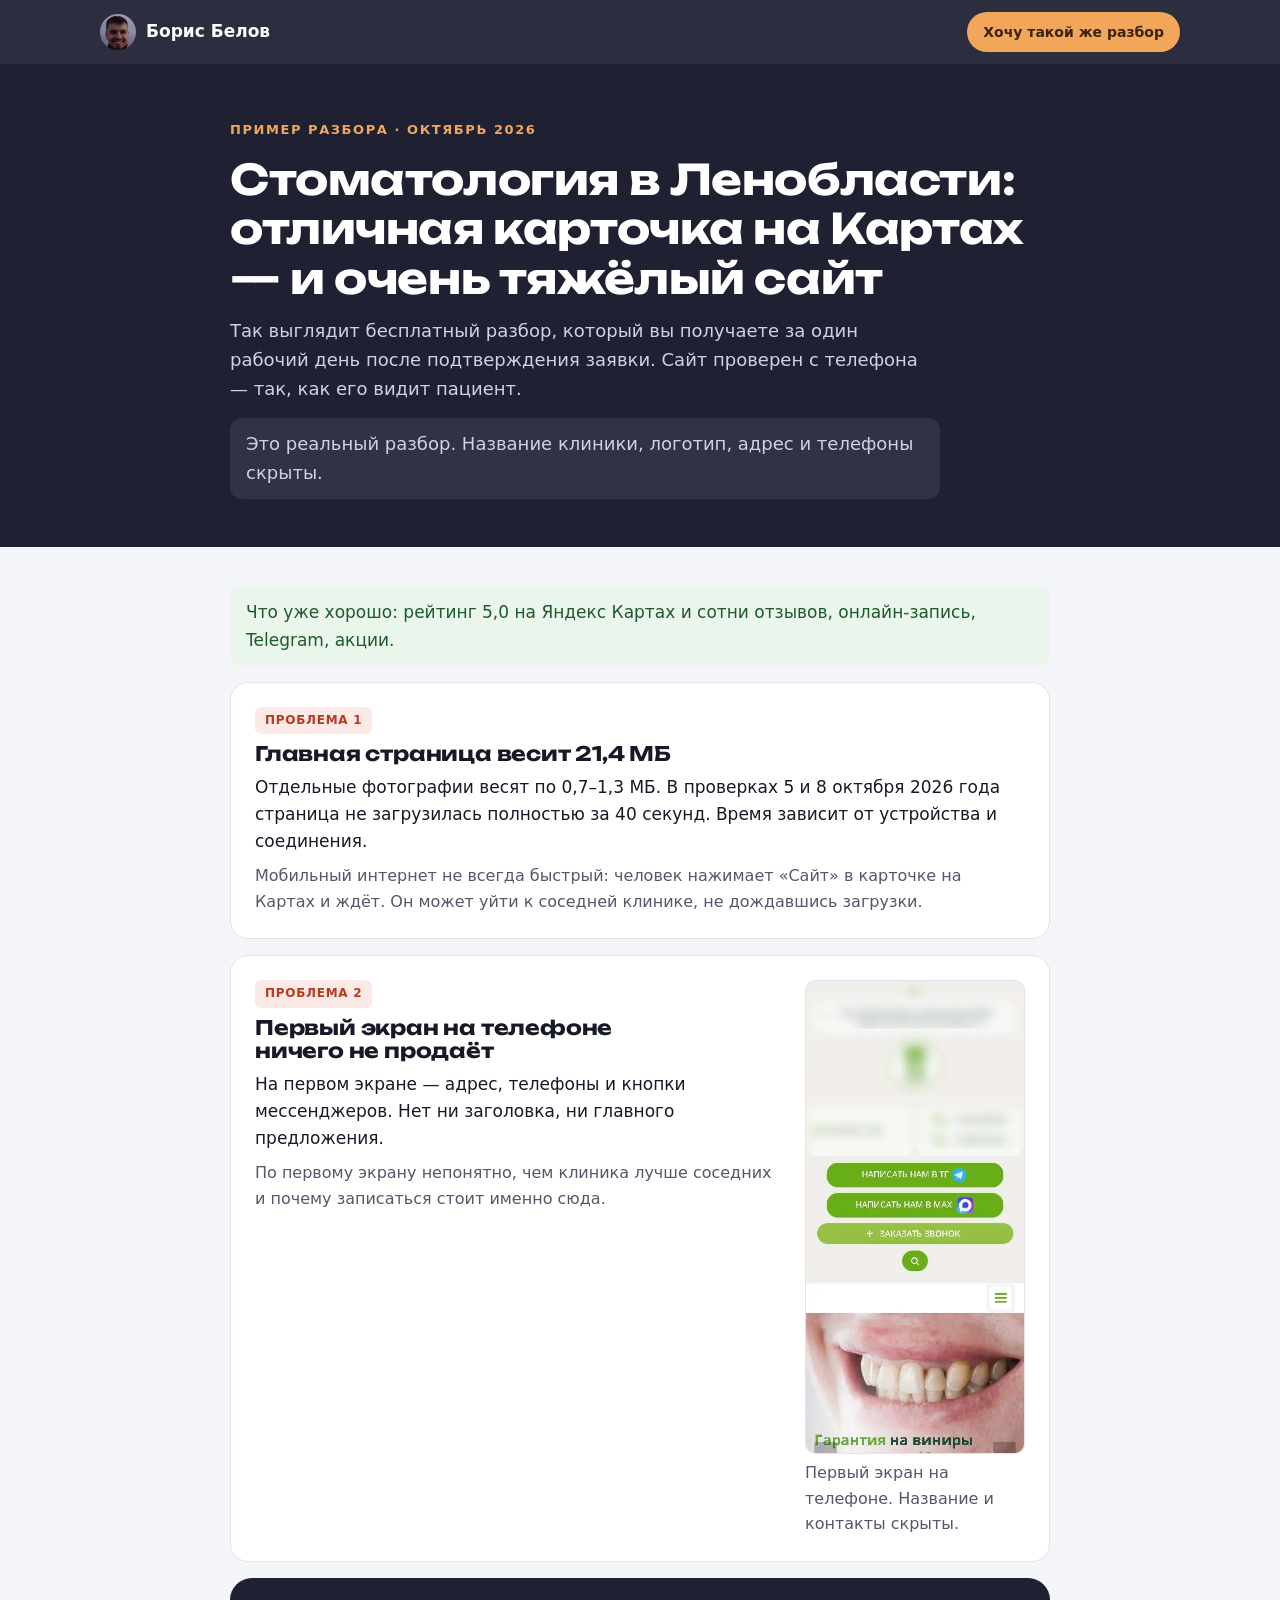
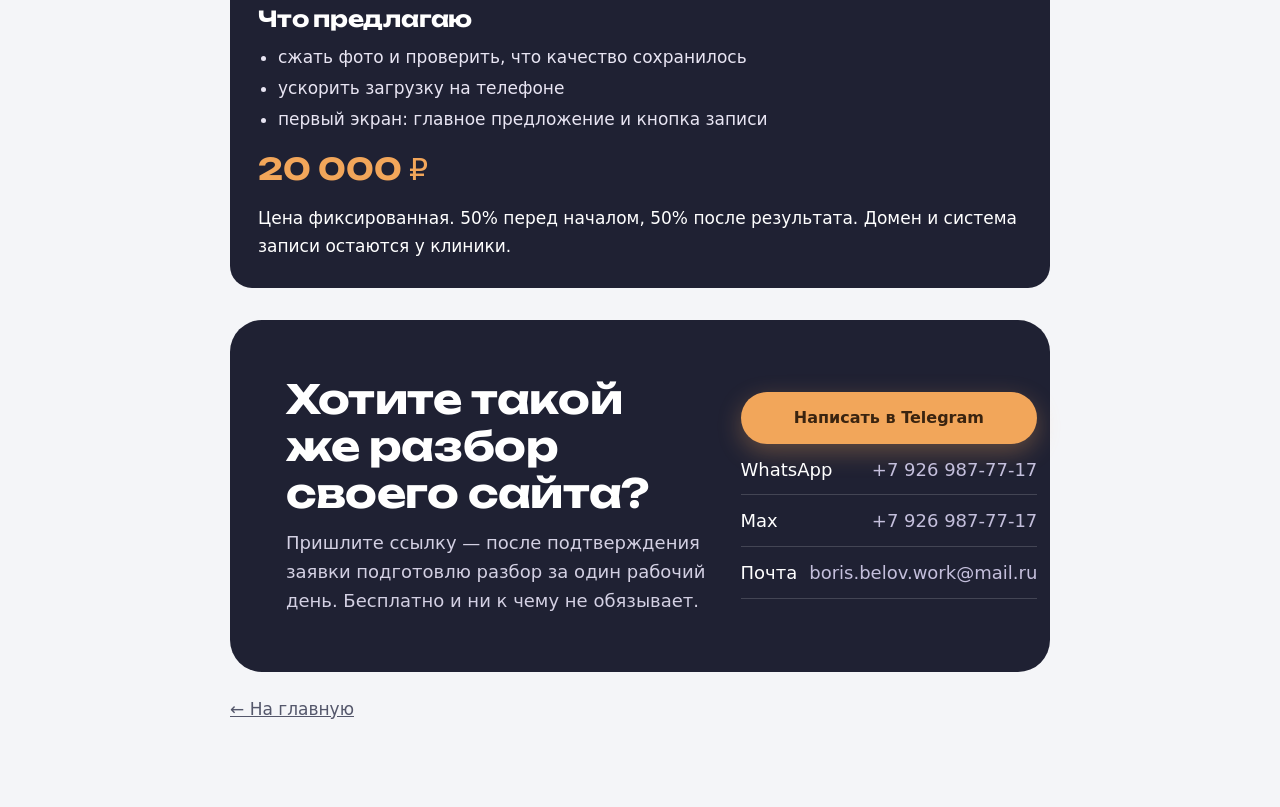
<file: razbor/primer/index.html>
<!doctype html>
<html lang="ru">
<head>
<meta charset="utf-8">
<meta name="viewport" content="width=device-width, initial-scale=1, viewport-fit=cover">
<title>Пример разбора сайта клиники — Борис Белов</title>
<link rel="canonical" href="https://borisbelov.ru/razbor/primer/">
<meta name="description" content="Пример бесплатного разбора: где сайт стоматологической клиники теряет пациентов и сколько стоит это исправить.">
<meta name="robots" content="noindex">
<meta name="theme-color" content="#1f2133">
<link rel="preload" href="../../fonts/unbounded-700-cyrillic.woff2" as="font" type="font/woff2" crossorigin>
<link rel="stylesheet" href="../../styles.css">
<link rel="icon" href="../../assets/favicon.svg" type="image/svg+xml">
</head>
<body>
<header class="top">
  <div class="wrap">
    <a class="brand" href="../../"><picture><source type="image/webp" srcset="../../img/boris-avatar.webp"><img src="../../img/boris-avatar.jpg" alt="" width="36" height="36"></picture>Борис Белов</a>
    <a class="cta" href="https://t.me/Versaliu" target="_blank" rel="noopener">Хочу такой же разбор</a>
  </div>
</header>

<main>
<section class="case-hero">
  <div class="wrap">
    <div class="eyebrow">Пример разбора · октябрь 2026</div>
    <h1>Стоматология в Ленобласти: отличная карточка на Картах — и очень тяжёлый сайт</h1>
    <p>Так выглядит бесплатный разбор, который вы получаете за один рабочий день после подтверждения заявки. Сайт проверен с телефона — так, как его видит пациент.</p>
    <p class="case-note">Это реальный разбор. Название клиники, логотип, адрес и телефоны скрыты.</p>
  </div>
</section>

<section class="s" style="padding-top:40px">
  <div class="wrap case">
    <p class="good">Что уже хорошо: рейтинг 5,0 на Яндекс Картах и сотни отзывов, онлайн-запись, Telegram, акции.</p>

    <article class="finding noimg">
      <div class="t">
        <span class="tag">Проблема 1</span>
        <h2>Главная страница весит 21,4 МБ</h2>
        <p>Отдельные фотографии весят по 0,7–1,3 МБ. В проверках 5 и 8 октября 2026 года страница не загрузилась полностью за 40 секунд. Время зависит от устройства и соединения.</p>
        <p class="why">Мобильный интернет не всегда быстрый: человек нажимает «Сайт» в карточке на Картах и ждёт. Он может уйти к соседней клинике, не дождавшись загрузки.</p>
      </div>
    </article>

    <article class="finding">
      <div class="t">
        <span class="tag">Проблема 2</span>
        <h2>Первый экран на телефоне ничего не продаёт</h2>
        <p>На первом экране — адрес, телефоны и кнопки мессенджеров. Нет ни заголовка, ни главного предложения.</p>
        <p class="why">По первому экрану непонятно, чем клиника лучше соседних и почему записаться стоит именно сюда.</p>
      </div>
      <figure>
        <picture><source type="image/webp" srcset="klinika-telefon.webp"><img src="klinika-telefon.jpg" alt="Первый экран сайта клиники на телефоне: адрес, телефоны и кнопки, без заголовка. Название и контакты размыты" width="390" height="844" loading="lazy"></picture>
        <figcaption>Первый экран на телефоне. Название и контакты скрыты.</figcaption>
      </figure>
    </article>

    <div class="offer">
      <h2 style="font-size:22px">Что предлагаю</h2>
      <ul>
        <li>сжать фото и проверить, что качество сохранилось</li>
        <li>ускорить загрузку на телефоне</li>
        <li>первый экран: главное предложение и кнопка записи</li>
      </ul>
      <div class="sum">20 000 ₽</div>
      <p>Цена фиксированная. 50% перед началом, 50% после результата. Домен и система записи остаются у клиники.</p>
    </div>

    <div class="final" style="margin-top:32px">
      <div>
        <h2>Хотите такой же разбор своего сайта?</h2>
        <p>Пришлите ссылку — после подтверждения заявки подготовлю разбор за один рабочий день. Бесплатно и ни к чему не обязывает.</p>
      </div>
      <div class="contacts">
        <a class="btn btn-main" href="https://t.me/Versaliu" target="_blank" rel="noopener">Написать в Telegram</a>
        <a class="line" href="https://wa.me/79269877717?text=%D0%97%D0%B4%D1%80%D0%B0%D0%B2%D1%81%D1%82%D0%B2%D1%83%D0%B9%D1%82%D0%B5%2C%20%D0%91%D0%BE%D1%80%D0%B8%D1%81!%20%D0%A5%D0%BE%D1%87%D1%83%20%D1%82%D0%B0%D0%BA%D0%BE%D0%B9%20%D0%B6%D0%B5%20%D1%80%D0%B0%D0%B7%D0%B1%D0%BE%D1%80%20%D0%B4%D0%BB%D1%8F%20%D1%81%D0%B2%D0%BE%D0%B5%D0%B3%D0%BE%20%D1%81%D0%B0%D0%B9%D1%82%D0%B0%3A%20" target="_blank" rel="noopener">WhatsApp <span>+7 926 987-77-17</span></a>
        <span class="line">Max <span>+7 926 987-77-17</span></span>
        <a class="line" href="mailto:boris.belov.work@mail.ru">Почта <span>boris.belov.work@mail.ru</span></a>
      </div>
    </div>
    <a class="back" href="../../">← На главную</a>
  </div>
</section>
</main>

<div class="mcta">
  <a class="btn btn-main" href="https://t.me/Versaliu" target="_blank" rel="noopener">Хочу такой же разбор</a>
  <a class="btn btn-light" href="https://wa.me/79269877717?text=%D0%97%D0%B4%D1%80%D0%B0%D0%B2%D1%81%D1%82%D0%B2%D1%83%D0%B9%D1%82%D0%B5%2C%20%D0%91%D0%BE%D1%80%D0%B8%D1%81!%20%D0%A5%D0%BE%D1%87%D1%83%20%D1%82%D0%B0%D0%BA%D0%BE%D0%B9%20%D0%B6%D0%B5%20%D1%80%D0%B0%D0%B7%D0%B1%D0%BE%D1%80%20%D0%B4%D0%BB%D1%8F%20%D1%81%D0%B2%D0%BE%D0%B5%D0%B3%D0%BE%20%D1%81%D0%B0%D0%B9%D1%82%D0%B0%3A%20" aria-label="WA — написать в WhatsApp" target="_blank" rel="noopener">WA</a>
</div>
</body>
</html>
</file>
<file: styles.css>
/* Сайт-визитка Бориса Белова, v4.
   Макет: тёмный «сумеречный» первый экран → светлые секции в одну колонку до 1120px; акцент — тёплый янтарь, предупреждения — кирпичный. */
@font-face{font-family:"Unbounded";font-style:normal;font-weight:700;font-display:swap;src:url(fonts/unbounded-700-cyrillic.woff2) format("woff2");unicode-range:U+0301,U+0400-045F,U+0490-0491,U+04B0-04B1,U+2116}
@font-face{font-family:"Unbounded";font-style:normal;font-weight:700;font-display:swap;src:url(fonts/unbounded-700-latin.woff2) format("woff2");unicode-range:U+0000-00FF,U+0131,U+0152-0153,U+02BB-02BC,U+02C6,U+02DA,U+02DC,U+2000-206F,U+20AC,U+2122,U+2191,U+2193,U+2212,U+2215,U+FEFF,U+FFFD}

:root{
  --dusk:#1f2133; --dusk-2:#2b2e47; --lilac:#c4bfdc; --paper:#f4f5f8; --card:#fff;
  --ink:#171927; --muted:#54576b; --line:#e2e3ec; --amber:#f2a65a; --amber-ink:#3a2410;
  --red:#b8391f; --red-bg:#fbeae6; --green:#1f5a2c; --green-bg:#eaf5ec;
  --display:"Unbounded","Arial Black","Segoe UI",system-ui,sans-serif;
  --body:"Segoe UI",system-ui,-apple-system,Roboto,Arial,sans-serif;
  color-scheme:light;
}
*{box-sizing:border-box}
html{scroll-behavior:smooth;scroll-padding-top:84px;-webkit-text-size-adjust:100%}
body{margin:0;background:var(--paper);color:var(--ink);font-family:var(--body);font-size:17px;line-height:1.6}
img{max-width:100%;height:auto;display:block}
a{color:inherit}
.wrap{max-width:1120px;margin:0 auto;padding-inline:20px}
h1,h2,h3{font-family:var(--display);font-weight:700;line-height:1.18;margin:0;text-wrap:balance;letter-spacing:-.01em}
p{margin:0}
.skip{position:absolute;left:-9999px;top:8px;z-index:100;background:#fff;color:var(--ink);padding:10px 16px;border-radius:8px}
.skip:focus{left:12px}
:focus-visible{outline:3px solid var(--amber);outline-offset:3px}

.btn{display:inline-flex;align-items:center;justify-content:center;gap:10px;padding:16px 26px;border-radius:999px;font-weight:600;font-size:16px;line-height:1.2;text-decoration:none;transition:transform .15s ease,box-shadow .15s ease,background .15s ease}
.btn-main{background:var(--amber);color:var(--amber-ink);box-shadow:0 8px 24px rgba(242,166,90,.32)}
.btn-main:hover{transform:translateY(-2px)}
.btn-ghost{border:1.5px solid rgba(255,255,255,.4);color:#fff}
.btn-ghost:hover{background:rgba(255,255,255,.08)}
.btn-light{background:#fff;color:var(--ink);border:1px solid var(--line)}
.ico{width:20px;height:20px;flex:none}
.eyebrow{font-size:13px;letter-spacing:.12em;text-transform:uppercase;font-weight:700}

/* шапка */
.top{position:sticky;top:0;z-index:10;background:rgba(31,33,51,.94);backdrop-filter:blur(8px);color:#fff}
.top .wrap{display:flex;align-items:center;justify-content:space-between;height:64px;gap:16px}
.brand{display:flex;align-items:center;gap:10px;text-decoration:none;font-weight:600}
.brand img{width:36px;height:36px;border-radius:50%;object-fit:cover}
.top nav{display:flex;gap:22px;font-size:15px}
.top nav a{text-decoration:none;opacity:.82}.top nav a:hover{opacity:1}
.top .cta{background:var(--amber);color:var(--amber-ink);padding:9px 16px;border-radius:999px;text-decoration:none;font-weight:700;font-size:14px;white-space:nowrap}

/* первый экран */
.hero{background:radial-gradient(1100px 560px at 82% 18%,#3b3b5e 0%,transparent 60%),var(--dusk);color:#fff;overflow:hidden}
.hero .wrap{display:grid;grid-template-columns:minmax(0,1.2fr) minmax(0,.8fr);gap:56px;align-items:end;padding-top:56px}
.hero .txt{display:grid;gap:20px;padding-bottom:64px}
.hero .eyebrow{color:var(--lilac)}
.hero h1{font-size:clamp(30px,3.5vw,46px)}
.hero h1 em{font-style:normal;color:var(--amber)}
.hero .sub{font-size:19px;color:#dedbec;max-width:54ch}
.ctas{display:flex;flex-wrap:wrap;gap:12px}
.me{display:flex;align-items:center;gap:14px;color:var(--lilac);font-size:16px}
.hero-note{font-size:16px;color:var(--lilac);max-width:54ch}
.me img{width:56px;height:56px;border-radius:50%;object-fit:cover;border:2px solid rgba(255,255,255,.25)}
.me b{color:#fff;display:block;font-size:16px}
.photo{position:relative;align-self:end}
.photo img{border-radius:28px 28px 0 0;width:100%;aspect-ratio:15/16;object-fit:cover;object-position:50% 15%}
.badge{position:absolute;left:-28px;bottom:64px;background:#fff;color:var(--ink);border-radius:16px;padding:12px 16px;box-shadow:0 18px 40px rgba(0,0,0,.25);display:grid;gap:2px;font-size:14px;max-width:190px;line-height:1.35}
.badge b{font-family:var(--display);font-size:17px}
.me-mobile{display:none}

.promise{background:#fff;border-bottom:1px solid var(--line)}
.promise .wrap{display:flex;flex-wrap:wrap;justify-content:space-between;gap:8px 24px;padding-block:16px;font-weight:600;font-size:15px}
.promise span::before{content:"✓";color:var(--green);margin-right:8px;font-weight:700}

/* секции */
section.s{padding-block:84px}
.s-head{display:grid;gap:14px;max-width:780px;margin-bottom:36px}
.s-head .eyebrow{color:var(--red)}
.s-head h2{font-size:clamp(25px,3.3vw,40px)}
.s-head p{color:var(--muted);font-size:18px}

.proof{display:grid;grid-template-columns:repeat(3,minmax(0,1fr));gap:16px}
.proof div{background:var(--card);border:1px solid var(--line);border-radius:18px;padding:24px;display:grid;gap:6px;align-content:start}
.proof b{font-family:var(--display);font-size:34px;color:var(--red);line-height:1.1}
.proof span{color:var(--muted);font-size:16px}
.probs{display:grid;grid-template-columns:repeat(4,minmax(0,1fr));gap:16px;margin-top:16px}
.prob{background:var(--card);border:1px solid var(--line);border-radius:18px;padding:22px;display:grid;gap:8px;align-content:start}
.prob h3{font-size:17px}
.prob p{color:var(--muted);font-size:16px}
.tag{justify-self:start;font-size:12px;font-weight:700;letter-spacing:.06em;text-transform:uppercase;color:var(--red);background:var(--red-bg);padding:4px 10px;border-radius:6px}

/* цены */
.prices{display:grid;grid-template-columns:repeat(3,minmax(0,1fr));gap:16px;align-items:stretch}
.price{background:var(--card);border:1px solid var(--line);border-radius:22px;padding:28px;display:flex;flex-direction:column;gap:14px;position:relative}
.price.hot{border:2px solid var(--amber);box-shadow:0 20px 40px rgba(242,166,90,.18)}
.price .pop{position:absolute;top:-13px;left:24px;background:var(--amber);color:var(--amber-ink);font-size:12px;font-weight:700;padding:4px 12px;border-radius:999px}
.price h3{font-size:19px}
.price .sum{font-family:var(--display);font-weight:700;font-size:32px;line-height:1.1}
.price ul{margin:0;padding-left:20px;color:var(--muted);display:grid;gap:6px;flex:1}
.price .term{font-size:14px;font-weight:700;border-top:1px dashed var(--line);padding-top:12px}
.price-foot{margin-top:16px;display:grid;grid-template-columns:minmax(0,1fr) minmax(0,1fr);gap:16px}
.price-foot p{color:var(--muted);font-size:16px}
.price-conditions{display:grid;gap:12px;align-content:start}
.support{background:var(--card);border:1px dashed #c9cad8;border-radius:16px;padding:20px;color:var(--muted);font-size:16px;display:grid;gap:12px}
.support b{color:var(--ink);font-size:18px}

/* пример разбора */
.sample{background:var(--dusk);color:#fff}
.sample .s-head .eyebrow{color:var(--amber)}
.sample .s-head p{color:#d3d0e3}
.sample-grid{display:grid;grid-template-columns:minmax(0,1.05fr) minmax(0,.95fr);gap:36px;align-items:center}
.doc{background:#fff;color:var(--ink);border-radius:20px;padding:26px;display:grid;gap:12px;box-shadow:0 30px 60px rgba(0,0,0,.3)}
.doc .h{display:flex;justify-content:space-between;gap:12px;font-size:13px;color:var(--muted)}
.doc h3{font-size:19px}
.row{display:grid;grid-template-columns:auto minmax(0,1fr);gap:12px;align-items:start;padding:12px;border:1px solid var(--line);border-radius:12px}
.row b{font-family:var(--display);font-size:17px;color:var(--red);white-space:nowrap}
.row span{font-size:16px;color:var(--muted)}
.fix{background:var(--green-bg);color:var(--green);border-radius:12px;padding:12px;font-size:16px}
.sample-side{display:grid;gap:22px}
.sample ul{margin:0;padding:0;list-style:none;display:grid;gap:14px}
.sample li{display:grid;grid-template-columns:28px minmax(0,1fr);gap:12px;font-size:17px;color:#e8e5f3}
.sample li::before{content:"✓";display:grid;place-items:center;width:28px;height:28px;border-radius:50%;background:var(--amber);color:var(--amber-ink);font-weight:700}

/* как работаю */
.steps{display:grid;grid-template-columns:repeat(4,minmax(0,1fr));gap:16px;counter-reset:st;margin:0;padding:0;list-style:none}
.steps li{display:grid;gap:10px;align-content:start;background:var(--card);border:1px solid var(--line);border-radius:18px;padding:22px}
.steps li::before{counter-increment:st;content:counter(st);font-family:var(--display);font-weight:700;font-size:18px;width:42px;height:42px;border-radius:12px;display:grid;place-items:center;background:var(--dusk);color:var(--amber)}
.steps h3{font-size:17px}.steps p{color:var(--muted);font-size:16px}

/* обо мне */
.about{display:grid;grid-template-columns:minmax(0,.8fr) minmax(0,1.2fr);gap:48px;align-items:center}
.about img{border-radius:24px;aspect-ratio:64/75;object-fit:cover;width:100%}
.about .txt{display:grid;gap:16px}
.about h2{font-size:clamp(25px,3.1vw,38px)}
.about p{color:var(--muted);font-size:18px}
.facts{display:flex;flex-wrap:wrap;gap:8px}
.facts span{background:var(--card);border:1px solid var(--line);border-radius:999px;padding:6px 14px;font-size:14px}

/* вопросы */
.faq{display:grid;gap:10px;max-width:820px}
details{background:var(--card);border:1px solid var(--line);border-radius:16px;padding:18px 22px}
summary{cursor:pointer;font-weight:600;font-size:18px;list-style:none;display:flex;justify-content:space-between;gap:16px}
summary::-webkit-details-marker{display:none}
summary::after{content:"+";font-family:var(--display);color:var(--red)}
details[open] summary::after{content:"–"}
details p{color:var(--muted);margin-top:10px}

/* финал */
.final{background:var(--dusk);color:#fff;border-radius:32px;padding:56px;display:grid;grid-template-columns:minmax(0,1.25fr) minmax(0,.75fr);gap:32px;align-items:center}
.final h2{font-size:clamp(25px,3.3vw,40px)}
.final p{color:#d3d0e3;margin-top:12px;font-size:18px}
.contacts{display:grid;gap:12px}
.contacts .line{color:#fff;text-decoration:none;font-size:18px;display:flex;justify-content:space-between;gap:12px;border-bottom:1px solid rgba(255,255,255,.16);padding-bottom:10px}
.contacts .line span{color:var(--lilac)}
footer{padding:32px 0 48px;color:var(--muted);font-size:14px}
footer .wrap{display:flex;justify-content:space-between;flex-wrap:wrap;gap:12px}

.mcta{display:none}

/* страница примера разбора */
.case-hero{background:var(--dusk);color:#fff;padding-block:56px 48px}
.case-hero .wrap{display:grid;gap:14px;max-width:860px}
.case-hero .eyebrow{color:var(--amber)}
.case-hero h1{font-size:clamp(26px,4vw,42px)}
.case-hero p{color:#d3d0e3;font-size:18px;max-width:62ch}
.case-note{background:rgba(255,255,255,.08);border-radius:12px;padding:12px 16px;font-size:16px;color:var(--lilac)}
.case{max-width:860px}
.finding{background:var(--card);border:1px solid var(--line);border-radius:18px;padding:24px;display:grid;grid-template-columns:minmax(0,1fr) 220px;gap:24px;align-items:start;margin-bottom:16px}
.finding.noimg{grid-template-columns:minmax(0,1fr)}
.finding .t{display:grid;gap:8px}
.finding h2{font-size:20px}
.finding .why{color:var(--muted);font-size:16px}
.finding figure{margin:0;display:grid;gap:6px}
.finding figure img{border-radius:10px;border:1px solid var(--line)}
.finding figcaption{font-size:16px;color:var(--muted)}
.good{background:var(--green-bg);color:var(--green);border-radius:12px;padding:12px 16px;margin-bottom:16px}
.offer{background:var(--dusk);color:#fff;border-radius:22px;padding:28px;display:grid;gap:12px}
.offer ul{margin:0;padding-left:20px;display:grid;gap:4px;color:#e8e5f3}
.offer .sum{font-family:var(--display);font-size:30px;color:var(--amber)}
.back{display:inline-block;margin-top:24px;color:var(--muted)}

@media (max-width:980px){
  .probs{grid-template-columns:repeat(2,minmax(0,1fr))}
  .steps{grid-template-columns:repeat(2,minmax(0,1fr))}
}
@media (max-width:900px){
  .top nav{display:none}
  .hero .wrap{grid-template-columns:minmax(0,1fr);padding-top:32px}
  .hero .txt{padding-bottom:40px}
  .photo{display:none}
  .me-mobile{display:flex}
  .proof,.prices,.price-foot{grid-template-columns:minmax(0,1fr)}
  .sample-grid,.about{grid-template-columns:minmax(0,1fr)}
  .about img{max-width:min(380px,100%)}
  .final{grid-template-columns:minmax(0,1fr);padding:32px 22px;border-radius:24px}
  section.s{padding-block:56px}
  .finding{grid-template-columns:minmax(0,1fr)}
  .finding figure{max-width:260px}
  .mcta{display:flex;position:fixed;left:12px;right:12px;bottom:calc(12px + env(safe-area-inset-bottom,0px));z-index:20;gap:8px}
  .mcta .btn{flex:1;padding:14px 10px;font-size:15px}
  .mcta .btn-light{flex:0 0 auto;padding-inline:18px}
  body{padding-bottom:84px}
}
@media (max-width:560px){
  body{font-size:16px}
  .hero .sub{font-size:17px}
  .ctas .btn{width:100%}
  .hero .txt{gap:16px}
  .hero .ctas .btn-ghost{width:auto;min-height:44px;padding:10px 2px;border:0;border-radius:0;box-shadow:none;text-decoration:underline;text-underline-offset:4px}
  .hero .ctas{gap:4px}
  .probs,.steps{grid-template-columns:minmax(0,1fr)}
  .promise .wrap{flex-direction:column;gap:6px}
  .top .cta{padding:8px 12px}
}
@media (prefers-reduced-motion:reduce){*{transition:none!important;scroll-behavior:auto!important}}

/* v5: работы и приложения */
.works{display:grid;grid-template-columns:repeat(3,minmax(0,1fr));gap:16px}
.work{background:var(--card);border:1px solid var(--line);border-radius:18px;padding:22px;display:grid;gap:10px;align-content:start}
.work h3{font-size:18px}
.work p,.work li{color:var(--muted);font-size:16px}
.work ul{margin:0;padding-left:20px;display:grid;gap:6px}
.work .note{font-size:14px}
.work .more{font-weight:700}
.tag.ok{color:#1d6b3a;background:#e3f4e8}
@media (max-width:980px){.works{grid-template-columns:1fr}}

/* v5.1: кнопки в карточках, пример сайта, быстрые переходы */
.btn-card{display:block;text-align:center;margin-top:4px;background:var(--ink,#1f2133);color:#fff;border-radius:999px;padding:12px 16px;font-weight:700;text-decoration:none;font-size:16px}
.price.hot .btn-card{background:var(--amber);color:var(--amber-ink)}
.work .shot{display:block;border:1px solid var(--line);border-radius:12px;overflow:hidden;max-width:260px}
.work .shot img{display:block;width:100%;height:auto}
.jump{display:none}
@media (max-width:900px){.jump{display:flex;gap:8px;overflow-x:auto;padding:12px 16px;background:var(--bg,#f4f4f8);border-bottom:1px solid var(--line)}
.jump a{flex:0 0 auto;border:1px solid var(--line);border-radius:999px;padding:8px 14px;font-size:15px;font-weight:700;text-decoration:none;color:inherit;background:var(--card)}}
</file>
